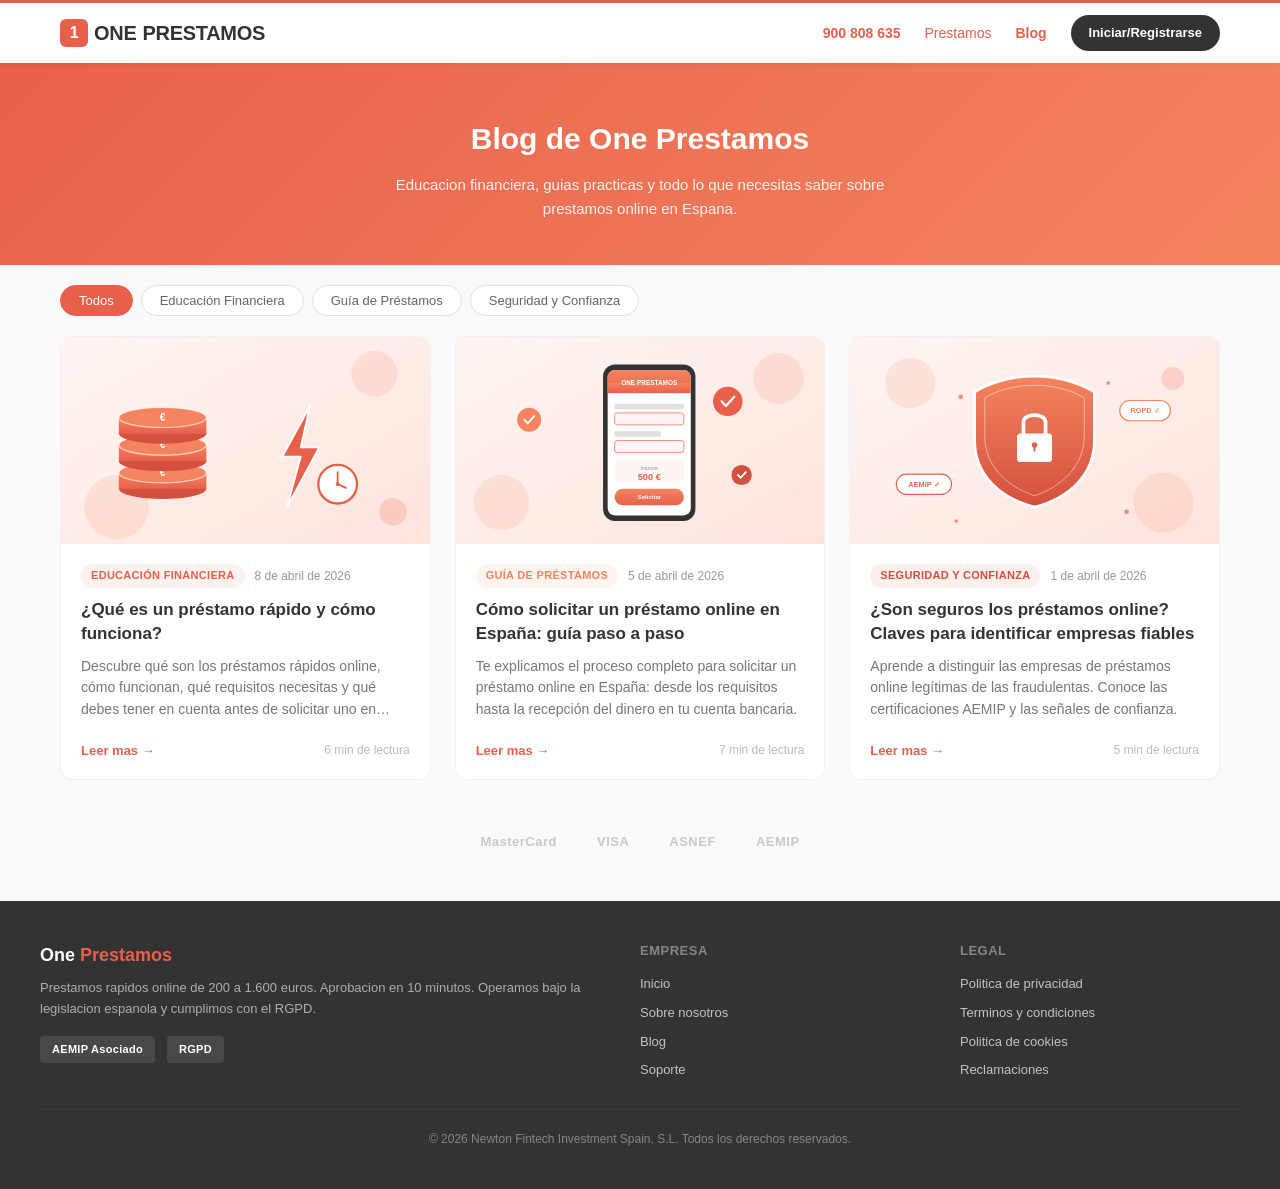
<file: blog/index.html>
<!DOCTYPE html>
<html lang="es">
<head>
  <meta charset="UTF-8">
  <meta name="viewport" content="width=device-width, initial-scale=1.0">
  <title>Blog de Finanzas Personales | One Prestamos</title>
  <meta name="description" content="Consejos de finanzas personales, guías sobre préstamos rápidos y educación financiera en España. Blog oficial de One Prestamos.">
  <meta name="keywords" content="blog finanzas, préstamos rápidos, educación financiera, créditos online España">
  <link rel="canonical" href="https://www.oneprestamos.com/blog/">
  <!-- Open Graph -->
  <meta property="og:title" content="Blog de Finanzas Personales | One Prestamos">
  <meta property="og:description" content="Consejos de finanzas personales, guías sobre préstamos y educación financiera en España.">
  <meta property="og:type" content="website">
  <meta property="og:url" content="https://www.oneprestamos.com/blog/">
  <!-- Schema.org -->
  <script type="application/ld+json">
  {
    "@context": "https://schema.org",
    "@type": "Blog",
    "name": "Blog One Prestamos",
    "description": "Blog de finanzas personales y guías sobre préstamos rápidos en España",
    "url": "https://www.oneprestamos.com/blog/",
    "publisher": {
      "@type": "Organization",
      "name": "One Prestamos",
      "url": "https://www.oneprestamos.com"
    }
  }
  </script>
  <style>
    /* ===== Reset & Base ===== */
    *, *::before, *::after { box-sizing: border-box; margin: 0; padding: 0; }
    body {
      font-family: -apple-system, BlinkMacSystemFont, 'Segoe UI', Roboto, 'Helvetica Neue', Arial, sans-serif;
      color: #333; background: #FAFAFA; line-height: 1.6;
    }
    a { text-decoration: none; color: inherit; }
    img { max-width: 100%; display: block; }

    /* ===== Navbar (matches oneprestamos.com) ===== */
    .navbar {
      background: #fff; border-top: 3px solid #E8604C;
      position: sticky; top: 0; z-index: 100;
      box-shadow: 0 1px 4px rgba(0,0,0,.06);
    }
    .navbar-inner {
      max-width: 1200px; margin: 0 auto; padding: 0 20px;
      display: flex; align-items: center; justify-content: space-between; height: 60px;
    }
    .navbar-logo {
      font-size: 20px; font-weight: 800; color: #333; letter-spacing: -.3px;
      display: flex; align-items: center; gap: 6px;
    }
    .navbar-logo .logo-icon {
      display: inline-flex; align-items: center; justify-content: center;
      width: 28px; height: 28px; background: #E8604C; color: #fff;
      border-radius: 6px; font-size: 16px; font-weight: 800;
    }
    .navbar-logo .one { color: #333; }
    .navbar-logo .prestamos { color: #333; font-weight: 800; text-transform: uppercase; }
    .navbar-links { display: flex; gap: 24px; align-items: center; }
    .navbar-links a {
      font-size: 14px; font-weight: 500; color: #E8604C; transition: opacity .2s;
    }
    .navbar-links a:hover { opacity: .7; }
    .navbar-links .btn-login {
      background: #333; color: #fff; padding: 8px 18px; border-radius: 20px;
      font-weight: 600; font-size: 13px; transition: background .2s;
    }
    .navbar-links .btn-login:hover { background: #555; }
    .navbar-phone {
      color: #E8604C; font-weight: 600; font-size: 14px;
    }

    /* ===== Hero ===== */
    .blog-hero {
      background: linear-gradient(135deg, #E8604C 0%, #F4845F 100%);
      color: #fff; padding: 52px 24px 44px; text-align: center;
    }
    .blog-hero h1 { font-size: 30px; font-weight: 700; margin-bottom: 10px; }
    .blog-hero p { font-size: 15px; opacity: .9; max-width: 560px; margin: 0 auto; }

    /* ===== Category Filter ===== */
    .category-bar {
      max-width: 1200px; margin: 0 auto; padding: 20px 20px 0;
      display: flex; gap: 8px; flex-wrap: wrap;
    }
    .cat-btn {
      padding: 7px 18px; border-radius: 20px; border: 1.5px solid #E0E0E0;
      background: #fff; font-size: 13px; font-weight: 500; color: #666;
      cursor: pointer; transition: all .2s; font-family: inherit;
    }
    .cat-btn:hover { border-color: #E8604C; color: #E8604C; }
    .cat-btn.active { background: #E8604C; color: #fff; border-color: #E8604C; }

    /* ===== Article Grid ===== */
    .articles-grid {
      max-width: 1200px; margin: 0 auto; padding: 20px;
      display: grid; grid-template-columns: repeat(3, 1fr); gap: 24px;
    }

    .article-card {
      background: #fff; border-radius: 12px; overflow: hidden;
      border: 1px solid #F0F0F0;
      transition: transform .2s, box-shadow .2s;
      display: flex; flex-direction: column;
    }
    .article-card:hover { transform: translateY(-3px); box-shadow: 0 8px 24px rgba(0,0,0,.08); }

    .card-image {
      width: 100%; aspect-ratio: 16/9; background: #FFF5F3;
      display: flex; align-items: center; justify-content: center;
      overflow: hidden; position: relative;
    }
    .card-image img { width: 100%; height: 100%; object-fit: cover; }
    .card-image .placeholder-icon {
      font-size: 56px; opacity: .15;
    }

    .card-body { padding: 20px; flex: 1; display: flex; flex-direction: column; }
    .card-meta {
      display: flex; align-items: center; gap: 10px; margin-bottom: 10px; font-size: 12px;
    }
    .card-category {
      padding: 3px 10px; border-radius: 12px; font-weight: 600; font-size: 11px;
      text-transform: uppercase; letter-spacing: .3px;
    }
    .card-date { color: #999; }

    .card-body h2 {
      font-size: 17px; font-weight: 700; color: #333; line-height: 1.4;
      margin-bottom: 10px;
    }
    .card-body p {
      font-size: 14px; color: #777; line-height: 1.55; flex: 1;
      display: -webkit-box; -webkit-line-clamp: 3; -webkit-box-orient: vertical; overflow: hidden;
    }
    .card-footer {
      padding: 0 20px 18px; display: flex; align-items: center; justify-content: space-between;
    }
    .read-more {
      font-size: 13px; font-weight: 600; color: #E8604C;
      display: flex; align-items: center; gap: 4px; transition: gap .2s;
    }
    .read-more:hover { gap: 8px; }
    .read-time { font-size: 12px; color: #BBB; }

    /* ===== Trust Bar ===== */
    .trust-bar {
      max-width: 1200px; margin: 32px auto 0; padding: 0 20px;
      display: flex; align-items: center; justify-content: center; gap: 40px;
      opacity: .5;
    }
    .trust-bar span { font-size: 13px; font-weight: 600; color: #999; letter-spacing: .5px; }

    /* ===== Footer ===== */
    .blog-footer {
      background: #333; color: #fff; padding: 40px 24px; margin-top: 48px;
    }
    .footer-inner {
      max-width: 1200px; margin: 0 auto;
      display: grid; grid-template-columns: 2fr 1fr 1fr; gap: 40px;
    }
    .footer-brand h3 { font-size: 18px; margin-bottom: 8px; font-weight: 700; }
    .footer-brand h3 .accent { color: #E8604C; }
    .footer-brand p { font-size: 13px; opacity: .6; line-height: 1.6; }
    .footer-col h4 { font-size: 13px; margin-bottom: 12px; opacity: .4; text-transform: uppercase; letter-spacing: .5px; }
    .footer-col a { display: block; font-size: 13px; opacity: .7; margin-bottom: 8px; transition: opacity .2s; }
    .footer-col a:hover { opacity: 1; color: #E8604C; }
    .footer-badges { display: flex; gap: 12px; margin-top: 16px; align-items: center; }
    .badge-aemip {
      background: rgba(255,255,255,.1); padding: 5px 12px; border-radius: 4px;
      font-size: 11px; font-weight: 600; letter-spacing: .3px;
    }
    .footer-bottom {
      max-width: 1200px; margin: 0 auto; padding-top: 20px; margin-top: 20px;
      border-top: 1px solid rgba(255,255,255,.1);
      font-size: 12px; opacity: .4; text-align: center;
    }

    /* ===== Empty state ===== */
    .no-articles {
      grid-column: 1 / -1; text-align: center; padding: 60px 20px; color: #999;
    }

    /* ===== Responsive ===== */
    @media (max-width: 900px) {
      .articles-grid { grid-template-columns: repeat(2, 1fr); gap: 16px; }
      .footer-inner { grid-template-columns: 1fr; gap: 24px; }
      .trust-bar { gap: 20px; flex-wrap: wrap; }
    }
    @media (max-width: 600px) {
      .articles-grid { grid-template-columns: 1fr; padding: 16px; }
      .blog-hero { padding: 36px 16px 32px; }
      .blog-hero h1 { font-size: 22px; }
      .blog-hero p { font-size: 14px; }
      .navbar-inner { padding: 0 12px; }
      .navbar-links { gap: 12px; }
      .navbar-links a.nav-link { display: none; }
      .navbar-phone { display: none; }
      .category-bar { padding: 16px 16px 0; gap: 6px; }
      .cat-btn { padding: 6px 14px; font-size: 12px; }
      .card-body h2 { font-size: 16px; }
      .trust-bar { display: none; }
    }

    /* Small phone */
    @media (max-width: 380px) {
      .navbar-logo { font-size: 17px; }
      .navbar-links .btn-login { padding: 6px 14px; font-size: 12px; }
    }
  </style>
</head>
<body>

  <!-- Navbar -->
  <nav class="navbar">
    <div class="navbar-inner">
      <a href="https://www.oneprestamos.com" class="navbar-logo">
        <span class="logo-icon">1</span>
        <span class="one">ONE </span><span class="prestamos">PRESTAMOS</span>
      </a>
      <div class="navbar-links">
        <span class="navbar-phone">900 808 635</span>
        <a href="https://www.oneprestamos.com" class="nav-link">Prestamos</a>
        <a href="index.html" class="nav-link" style="font-weight:700;">Blog</a>
        <a href="https://www.oneprestamos.com" class="btn-login">Iniciar/Registrarse</a>
      </div>
    </div>
  </nav>

  <!-- Hero -->
  <section class="blog-hero">
    <h1>Blog de One Prestamos</h1>
    <p>Educacion financiera, guias practicas y todo lo que necesitas saber sobre prestamos online en Espana.</p>
  </section>

  <!-- Category Filter -->
  <div class="category-bar" id="categoryBar"></div>

  <!-- Articles Grid -->
  <div class="articles-grid" id="articlesGrid">
    <!-- Populated by JS -->
  </div>

  <!-- Trust Bar -->
  <div class="trust-bar">
    <span>MasterCard</span>
    <span>VISA</span>
    <span>ASNEF</span>
    <span>AEMIP</span>
  </div>

  <!-- Footer -->
  <footer class="blog-footer">
    <div class="footer-inner">
      <div class="footer-brand">
        <h3>One <span class="accent">Prestamos</span></h3>
        <p>Prestamos rapidos online de 200 a 1.600 euros. Aprobacion en 10 minutos. Operamos bajo la legislacion espanola y cumplimos con el RGPD.</p>
        <div class="footer-badges">
          <span class="badge-aemip">AEMIP Asociado</span>
          <span class="badge-aemip">RGPD</span>
        </div>
      </div>
      <div class="footer-col">
        <h4>Empresa</h4>
        <a href="https://www.oneprestamos.com">Inicio</a>
        <a href="#">Sobre nosotros</a>
        <a href="index.html">Blog</a>
        <a href="#">Soporte</a>
      </div>
      <div class="footer-col">
        <h4>Legal</h4>
        <a href="#">Politica de privacidad</a>
        <a href="#">Terminos y condiciones</a>
        <a href="#">Politica de cookies</a>
        <a href="#">Reclamaciones</a>
      </div>
    </div>
    <div class="footer-bottom">
      &copy; 2026 Newton Fintech Investment Spain, S.L. Todos los derechos reservados.
    </div>
  </footer>

  <script src="articles.js"></script>
  <script>
    // Render category buttons
    const categoryBar = document.getElementById('categoryBar');
    Object.entries(CATEGORIES).forEach(([key, cat]) => {
      const btn = document.createElement('button');
      btn.className = 'cat-btn' + (key === 'all' ? ' active' : '');
      btn.textContent = cat.label;
      btn.dataset.category = key;
      btn.onclick = () => filterArticles(key);
      categoryBar.appendChild(btn);
    });

    // Render articles
    function renderArticles(articles) {
      const grid = document.getElementById('articlesGrid');
      if (articles.length === 0) {
        grid.innerHTML = '<div class="no-articles"><p>No hay articulos en esta categoria todavia.</p></div>';
        return;
      }
      grid.innerHTML = articles.map(a => {
        const cat = CATEGORIES[a.category] || { label: a.categoryLabel, color: '#666' };
        return `
        <a href="${a.url}" class="article-card">
          <div class="card-image">
            ${a.image ? `<img src="${a.image}" alt="${a.title}" loading="lazy">` : '<div class="placeholder-icon">&#128196;</div>'}
          </div>
          <div class="card-body">
            <div class="card-meta">
              <span class="card-category" style="background:${cat.color}15;color:${cat.color}">${cat.label}</span>
              <span class="card-date">${formatDateES(a.date)}</span>
            </div>
            <h2>${a.title}</h2>
            <p>${a.excerpt}</p>
          </div>
          <div class="card-footer">
            <span class="read-more">Leer mas &rarr;</span>
            <span class="read-time">${a.readTime} de lectura</span>
          </div>
        </a>`;
      }).join('');
    }

    function filterArticles(category) {
      document.querySelectorAll('.cat-btn').forEach(b => b.classList.toggle('active', b.dataset.category === category));
      const filtered = category === 'all' ? ARTICLES : ARTICLES.filter(a => a.category === category);
      renderArticles(filtered);
    }

    // Initial render
    renderArticles(ARTICLES);
  </script>
</body>
</html>
</file>
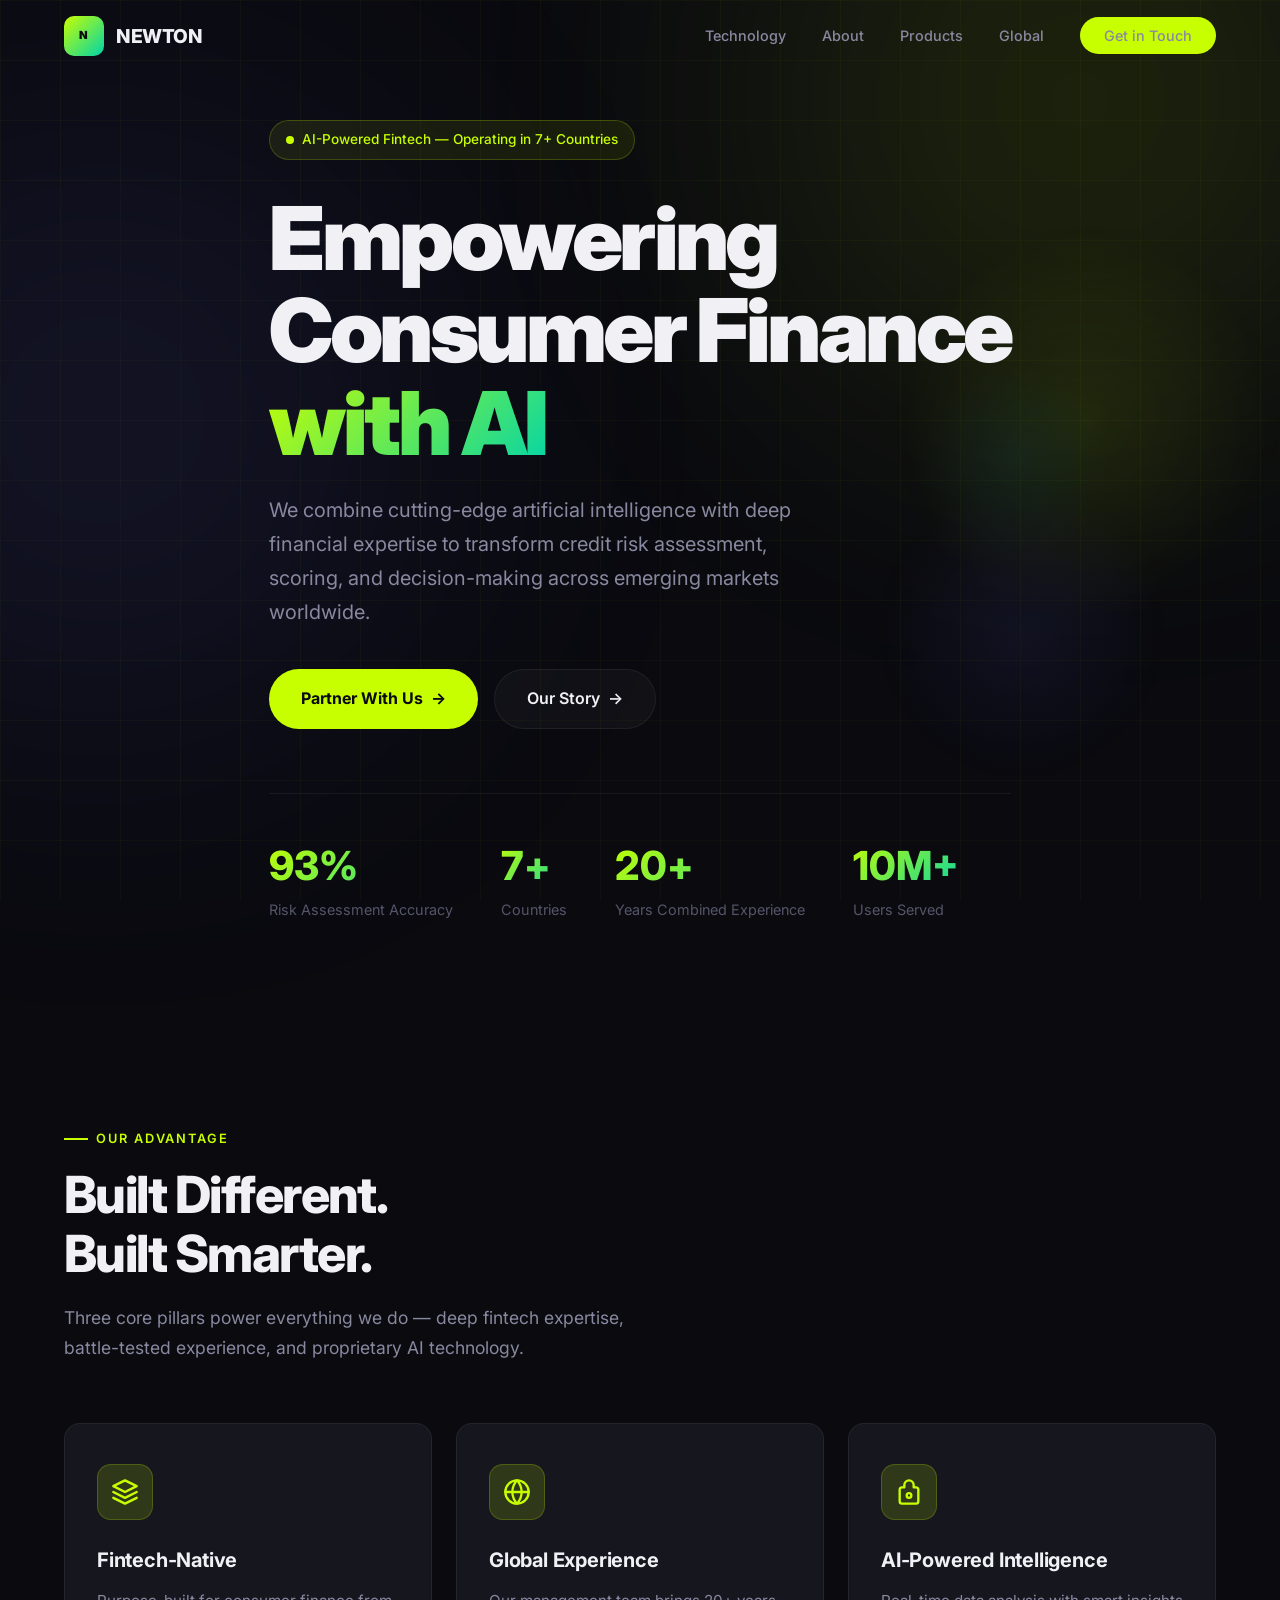
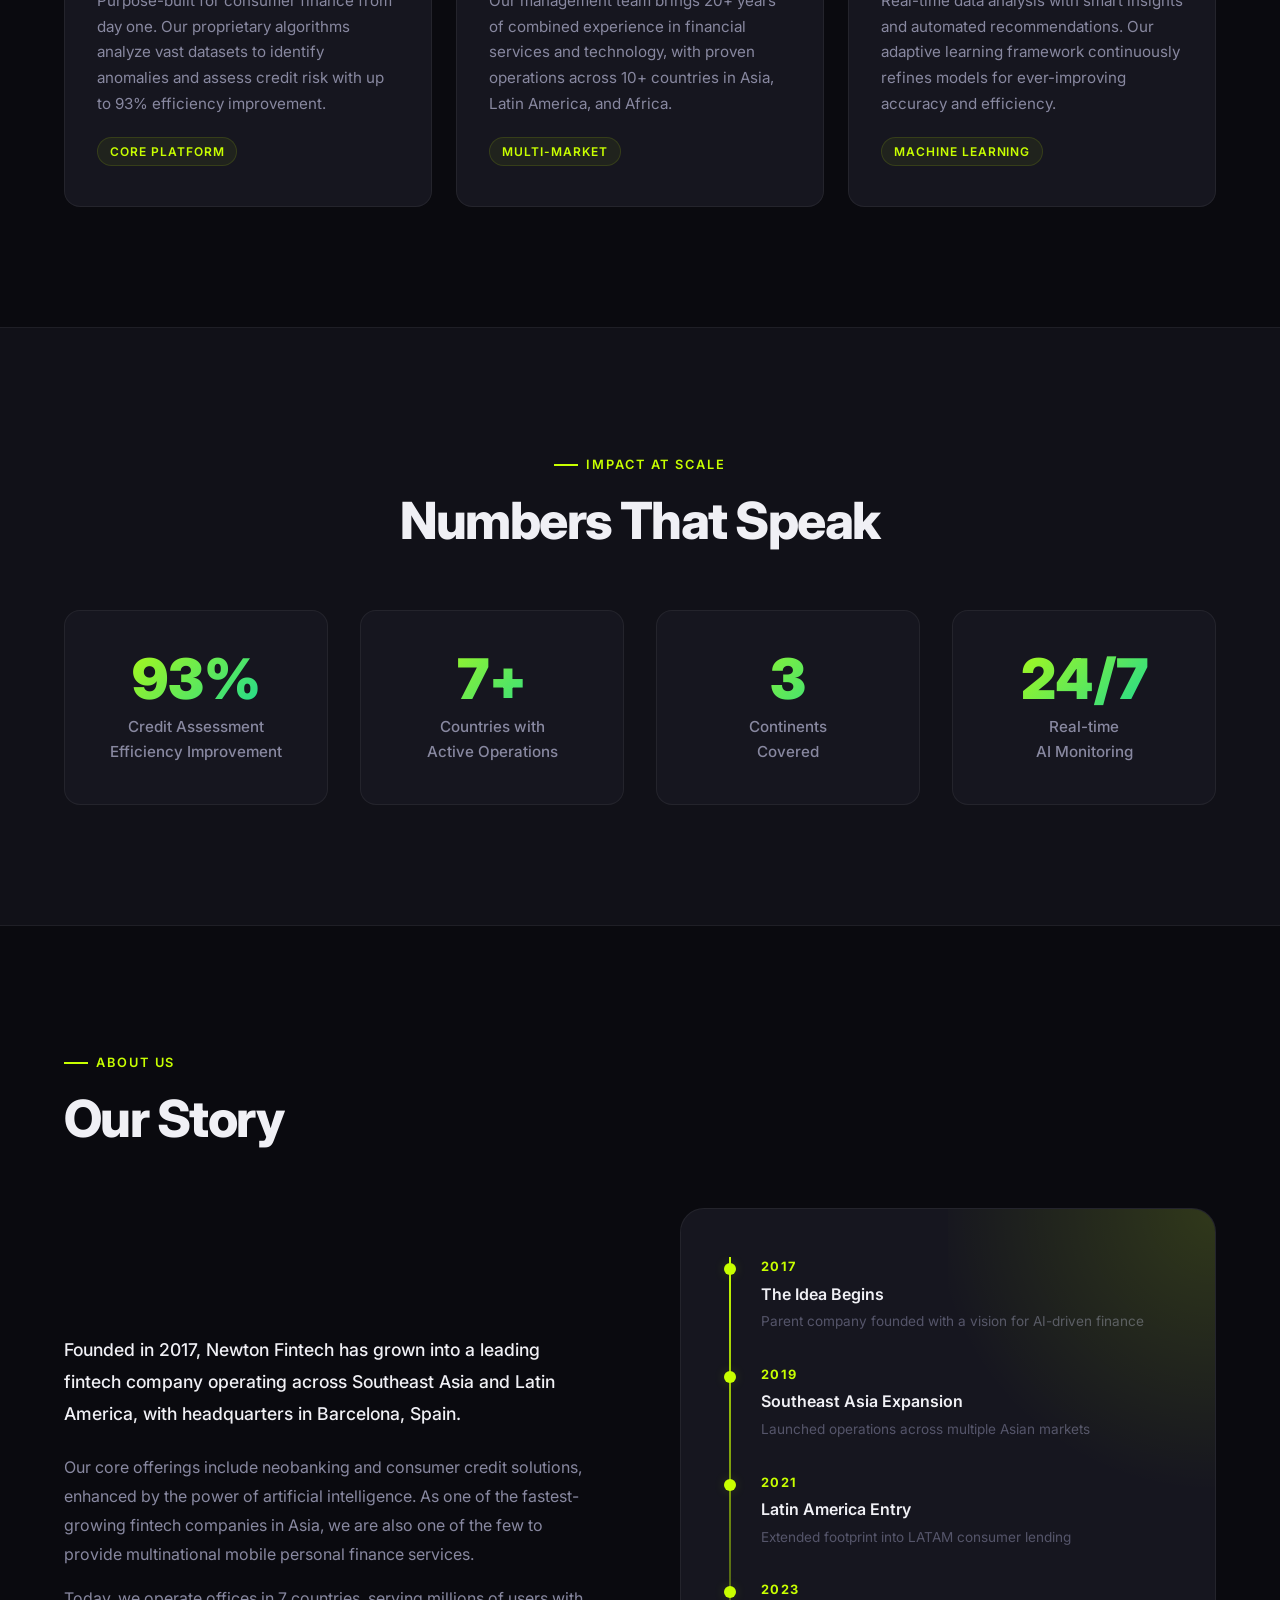
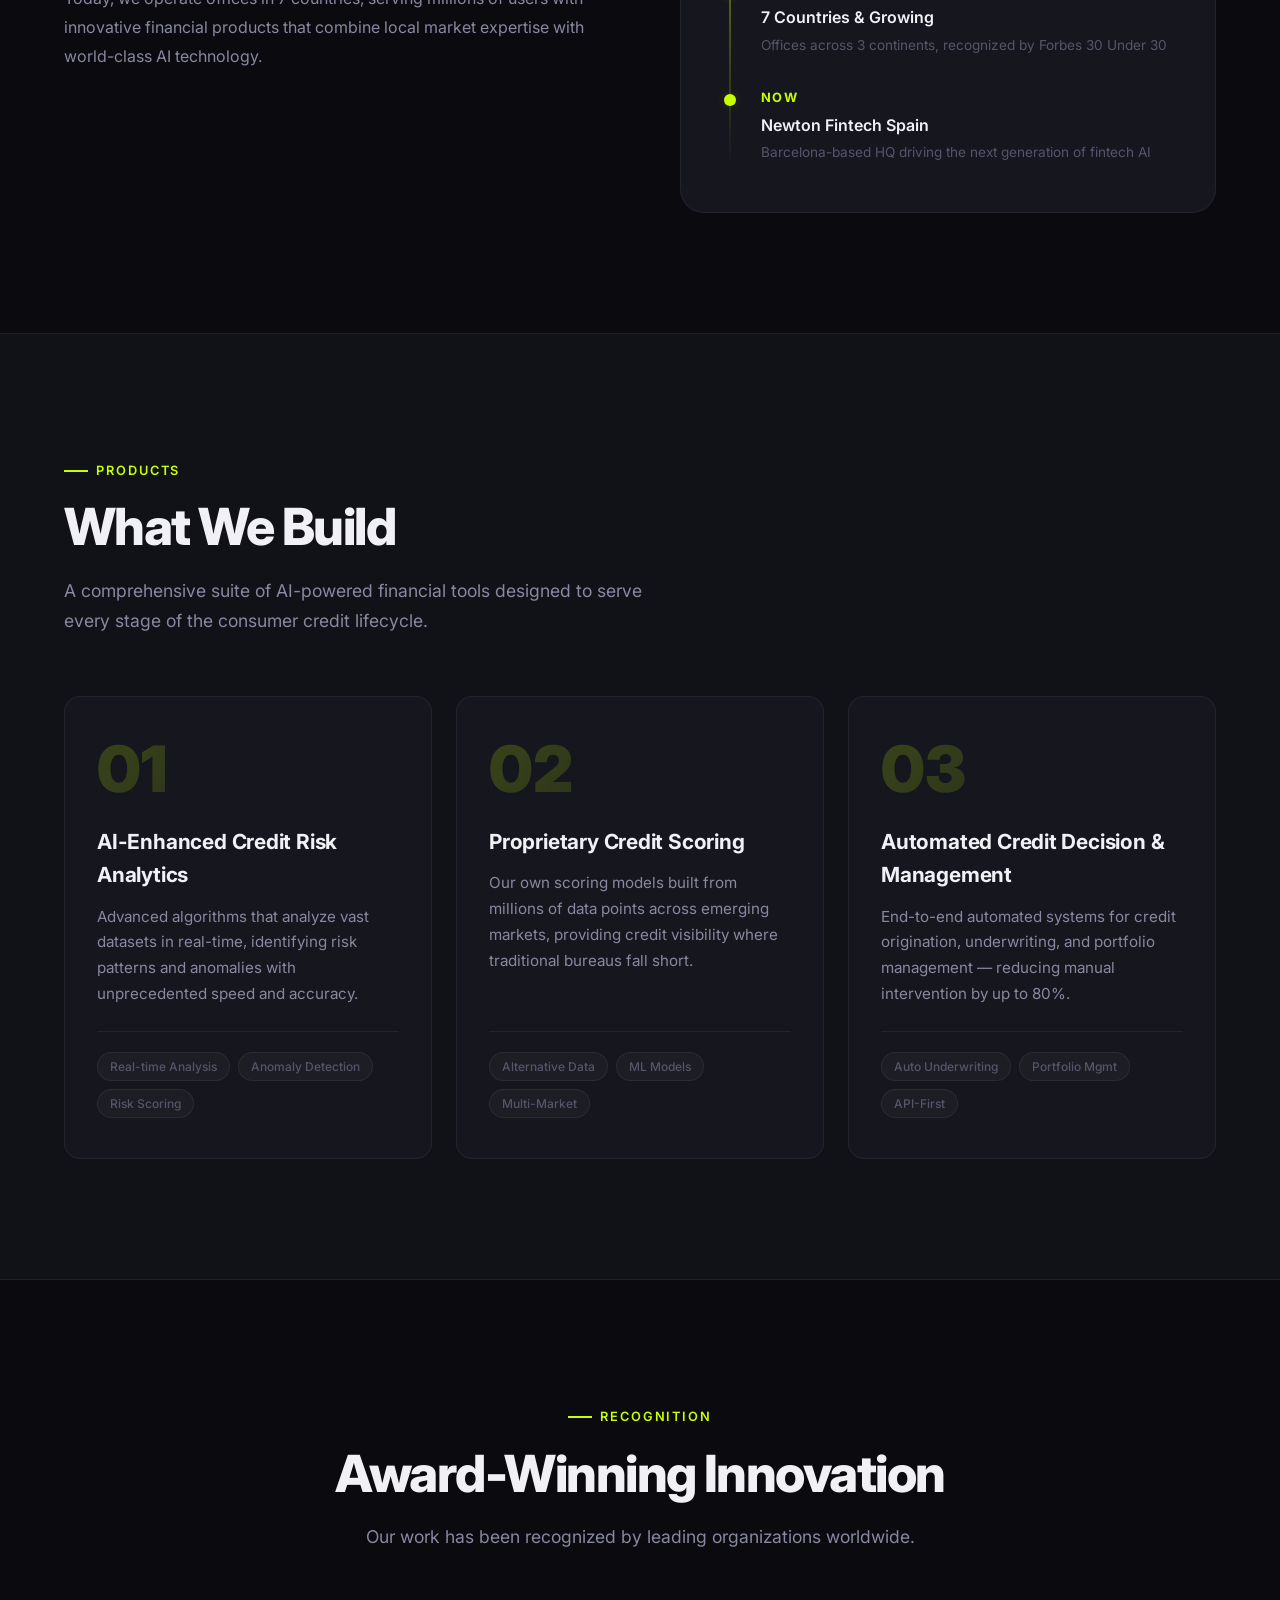
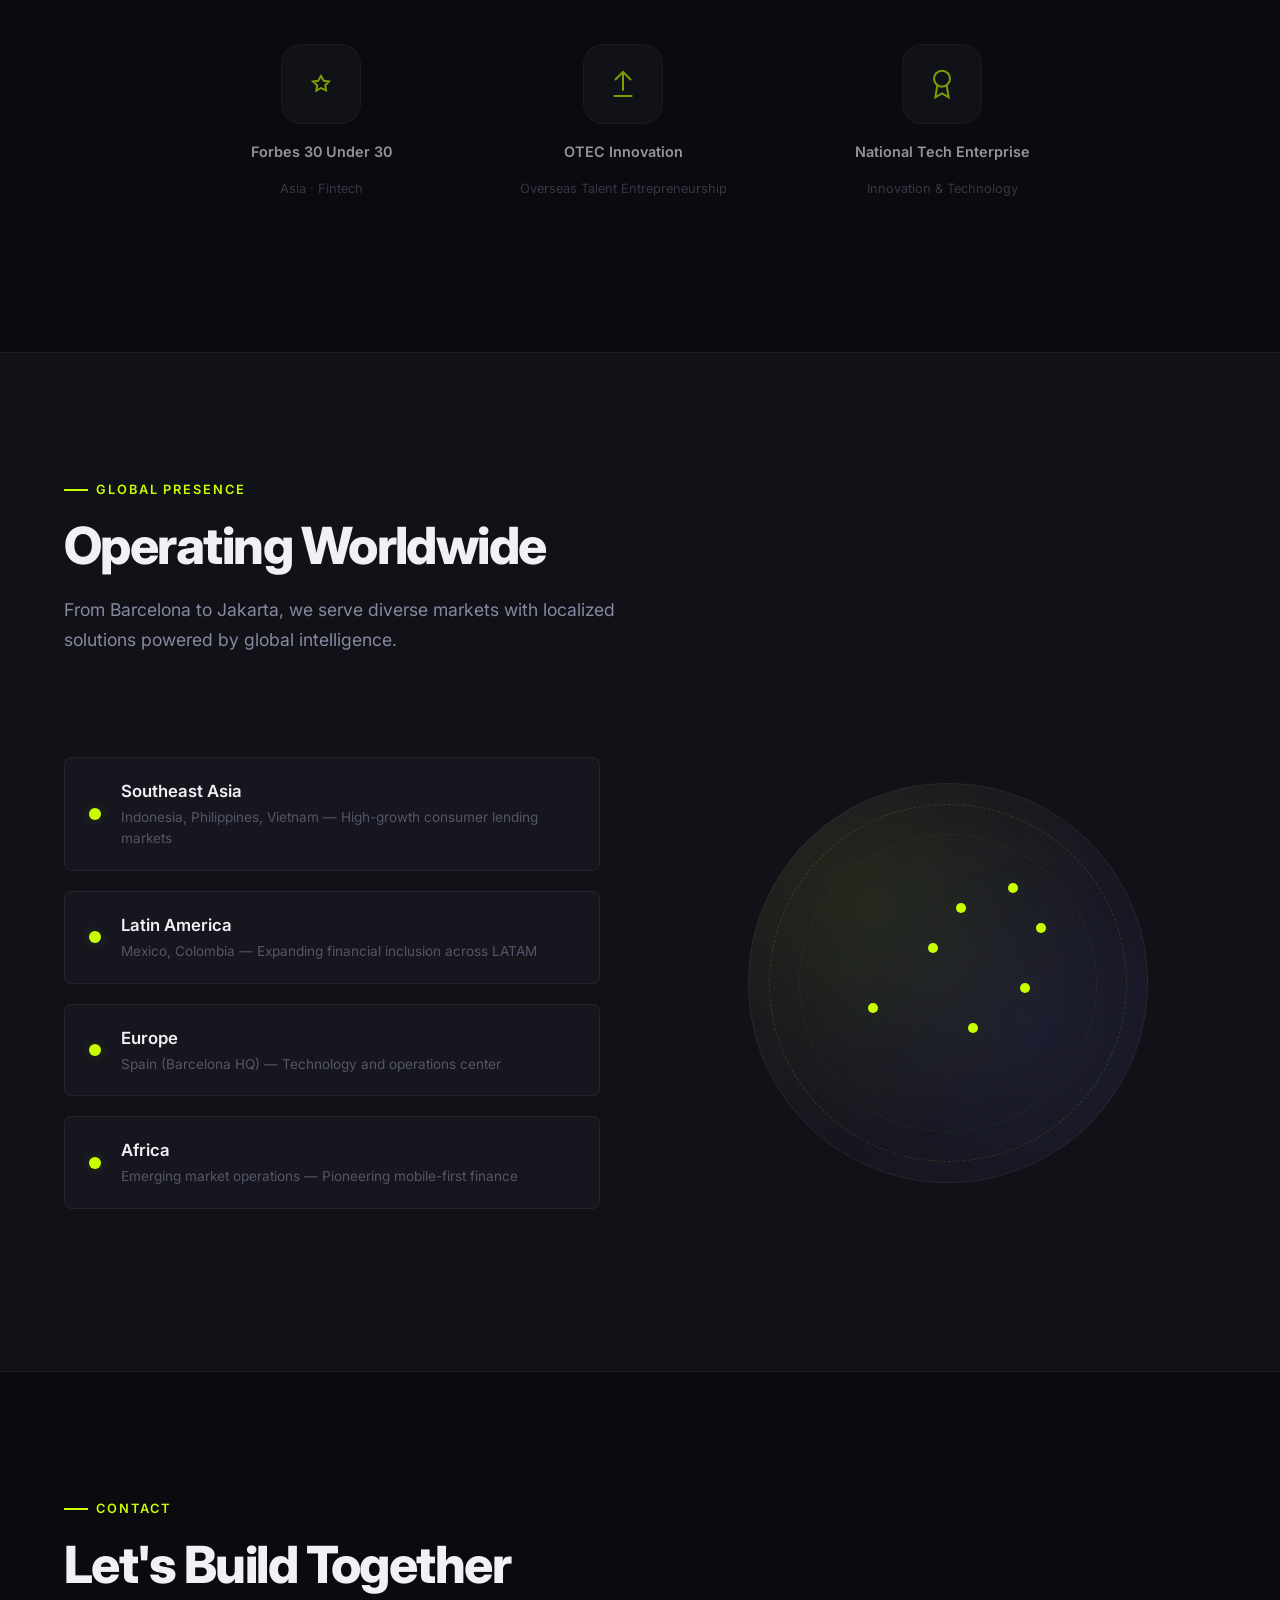
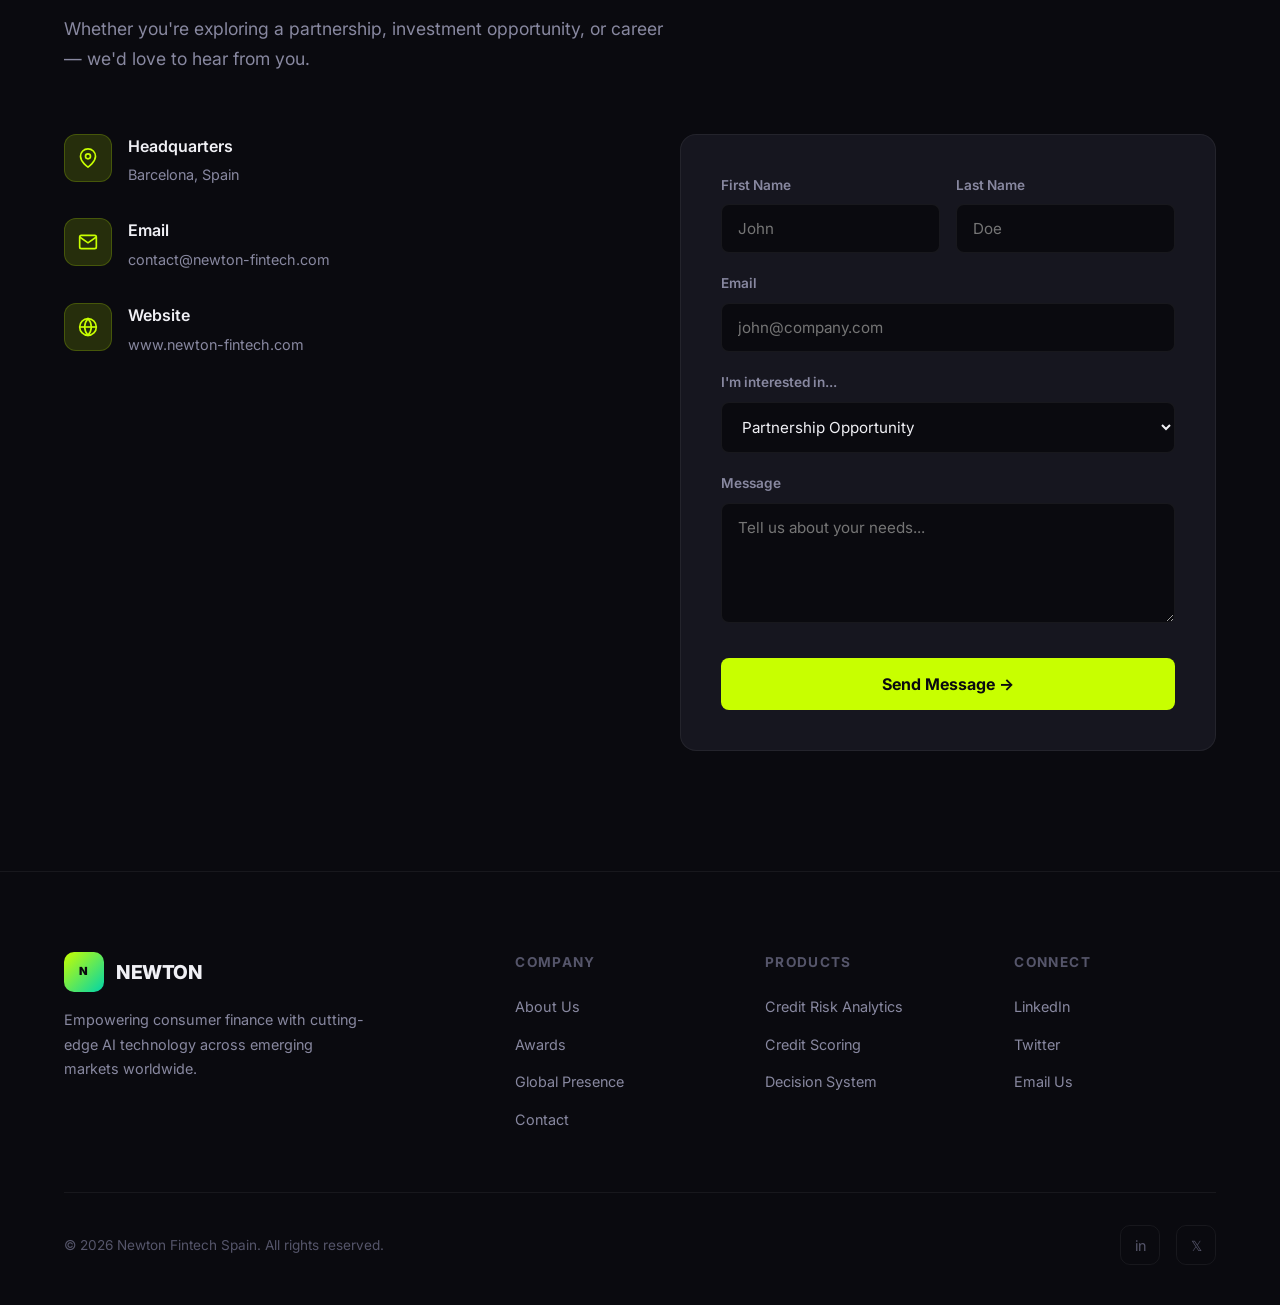
<file: newton-fintech-website.html>
<!DOCTYPE html>
<html lang="en">
<head>
<meta charset="UTF-8">
<meta name="viewport" content="width=device-width, initial-scale=1.0">
<title>Newton Fintech | AI-Powered Consumer Finance</title>
<meta name="description" content="Newton Fintech empowers consumer finance with cutting-edge AI technology across Asia, Latin America and beyond.">
<link rel="preconnect" href="https://fonts.googleapis.com">
<link href="https://fonts.googleapis.com/css2?family=Inter:wght@300;400;500;600;700;800;900&display=swap" rel="stylesheet">
<style>
/* ============================================
   CSS RESET & BASE
   ============================================ */
*, *::before, *::after { margin: 0; padding: 0; box-sizing: border-box; }

:root {
  --bg-primary: #0a0a0f;
  --bg-secondary: #111118;
  --bg-card: #16161f;
  --bg-card-hover: #1c1c28;
  --text-primary: #f0f0f5;
  --text-secondary: #8888a0;
  --text-muted: #55556a;
  --accent: #c8ff00;
  --accent-dim: #a0cc00;
  --accent-glow: rgba(200, 255, 0, 0.15);
  --gradient-1: linear-gradient(135deg, #c8ff00 0%, #00d4aa 100%);
  --gradient-2: linear-gradient(135deg, #6366f1 0%, #c8ff00 100%);
  --gradient-3: linear-gradient(135deg, #0ea5e9 0%, #c8ff00 50%, #f59e0b 100%);
  --border: rgba(255, 255, 255, 0.06);
  --border-accent: rgba(200, 255, 0, 0.2);
  --radius: 16px;
  --radius-sm: 8px;
  --radius-lg: 24px;
  --shadow: 0 4px 24px rgba(0,0,0,0.3);
  --transition: 0.3s cubic-bezier(0.4, 0, 0.2, 1);
}

html { scroll-behavior: smooth; }
body {
  font-family: 'Inter', -apple-system, BlinkMacSystemFont, sans-serif;
  background: var(--bg-primary);
  color: var(--text-primary);
  line-height: 1.6;
  overflow-x: hidden;
  -webkit-font-smoothing: antialiased;
}

a { text-decoration: none; color: inherit; }
img { max-width: 100%; display: block; }
button { cursor: pointer; border: none; background: none; font-family: inherit; }

.container {
  max-width: 1200px;
  margin: 0 auto;
  padding: 0 24px;
}

/* ============================================
   ANIMATED BACKGROUND GRID
   ============================================ */
.bg-grid {
  position: fixed;
  inset: 0;
  z-index: 0;
  background-image:
    linear-gradient(rgba(200, 255, 0, 0.03) 1px, transparent 1px),
    linear-gradient(90deg, rgba(200, 255, 0, 0.03) 1px, transparent 1px);
  background-size: 60px 60px;
  pointer-events: none;
}

.bg-glow {
  position: fixed;
  width: 600px;
  height: 600px;
  border-radius: 50%;
  filter: blur(150px);
  opacity: 0.12;
  pointer-events: none;
  z-index: 0;
}
.bg-glow-1 { top: -200px; right: -100px; background: #c8ff00; }
.bg-glow-2 { bottom: 20%; left: -200px; background: #6366f1; }

/* ============================================
   NAVIGATION
   ============================================ */
.nav {
  position: fixed;
  top: 0;
  left: 0;
  right: 0;
  z-index: 1000;
  padding: 16px 0;
  transition: var(--transition);
  backdrop-filter: blur(0px);
}
.nav.scrolled {
  background: rgba(10, 10, 15, 0.85);
  backdrop-filter: blur(20px);
  border-bottom: 1px solid var(--border);
}
.nav-inner {
  display: flex;
  align-items: center;
  justify-content: space-between;
  max-width: 1200px;
  margin: 0 auto;
  padding: 0 24px;
}
.nav-logo {
  display: flex;
  align-items: center;
  gap: 12px;
  font-weight: 800;
  font-size: 1.2rem;
  letter-spacing: -0.02em;
}
.nav-logo .logo-icon {
  width: 40px;
  height: 40px;
  background: var(--gradient-1);
  border-radius: 10px;
  display: flex;
  align-items: center;
  justify-content: center;
  font-weight: 900;
  font-size: 0.7rem;
  color: var(--bg-primary);
  letter-spacing: 0.05em;
}
.nav-links {
  display: flex;
  align-items: center;
  gap: 36px;
  list-style: none;
}
.nav-links a {
  font-size: 0.9rem;
  font-weight: 500;
  color: var(--text-secondary);
  transition: var(--transition);
  position: relative;
}
.nav-links a:hover { color: var(--text-primary); }
.nav-links a::after {
  content: '';
  position: absolute;
  bottom: -4px;
  left: 0;
  width: 0;
  height: 2px;
  background: var(--accent);
  transition: var(--transition);
}
.nav-links a:hover::after { width: 100%; }
.nav-cta {
  padding: 10px 24px;
  background: var(--accent);
  color: var(--bg-primary);
  font-weight: 600;
  font-size: 0.9rem;
  border-radius: 100px;
  transition: var(--transition);
}
.nav-cta:hover {
  background: #fff;
  transform: translateY(-1px);
  box-shadow: 0 4px 20px rgba(200, 255, 0, 0.3);
}
.nav-cta::after { display: none !important; }

/* Mobile menu */
.nav-toggle {
  display: none;
  flex-direction: column;
  gap: 5px;
  padding: 8px;
}
.nav-toggle span {
  display: block;
  width: 24px;
  height: 2px;
  background: var(--text-primary);
  transition: var(--transition);
}

/* ============================================
   HERO SECTION
   ============================================ */
.hero {
  position: relative;
  min-height: 100vh;
  display: flex;
  align-items: center;
  padding: 120px 0 80px;
  z-index: 1;
  overflow: hidden;
}
.hero-content {
  position: relative;
  z-index: 2;
}
.hero-badge {
  display: inline-flex;
  align-items: center;
  gap: 8px;
  padding: 8px 16px;
  background: rgba(200, 255, 0, 0.08);
  border: 1px solid var(--border-accent);
  border-radius: 100px;
  font-size: 0.85rem;
  font-weight: 500;
  color: var(--accent);
  margin-bottom: 32px;
  animation: fadeInUp 0.8s ease;
}
.hero-badge .pulse {
  width: 8px;
  height: 8px;
  background: var(--accent);
  border-radius: 50%;
  animation: pulse 2s ease-in-out infinite;
}
@keyframes pulse {
  0%, 100% { opacity: 1; transform: scale(1); }
  50% { opacity: 0.5; transform: scale(1.5); }
}

.hero h1 {
  font-size: clamp(3rem, 7vw, 5.5rem);
  font-weight: 900;
  line-height: 1.05;
  letter-spacing: -0.04em;
  margin-bottom: 24px;
  animation: fadeInUp 0.8s ease 0.1s both;
}
.hero h1 .gradient-text {
  background: var(--gradient-1);
  -webkit-background-clip: text;
  -webkit-text-fill-color: transparent;
  background-clip: text;
}
.hero p {
  font-size: 1.25rem;
  color: var(--text-secondary);
  max-width: 560px;
  line-height: 1.7;
  margin-bottom: 40px;
  animation: fadeInUp 0.8s ease 0.2s both;
}
.hero-actions {
  display: flex;
  gap: 16px;
  flex-wrap: wrap;
  animation: fadeInUp 0.8s ease 0.3s both;
}
.btn-primary {
  display: inline-flex;
  align-items: center;
  gap: 8px;
  padding: 16px 32px;
  background: var(--accent);
  color: var(--bg-primary);
  font-weight: 700;
  font-size: 1rem;
  border-radius: 100px;
  transition: var(--transition);
}
.btn-primary:hover {
  transform: translateY(-2px);
  box-shadow: 0 8px 30px rgba(200, 255, 0, 0.3);
}
.btn-secondary {
  display: inline-flex;
  align-items: center;
  gap: 8px;
  padding: 16px 32px;
  border: 1px solid var(--border);
  color: var(--text-primary);
  font-weight: 600;
  font-size: 1rem;
  border-radius: 100px;
  transition: var(--transition);
  background: rgba(255,255,255,0.03);
}
.btn-secondary:hover {
  border-color: var(--accent);
  background: var(--accent-glow);
  transform: translateY(-2px);
}
.btn-arrow {
  transition: transform 0.3s;
}
.btn-primary:hover .btn-arrow,
.btn-secondary:hover .btn-arrow {
  transform: translateX(4px);
}

/* Hero stats */
.hero-stats {
  display: flex;
  gap: 48px;
  margin-top: 64px;
  padding-top: 40px;
  border-top: 1px solid var(--border);
  animation: fadeInUp 0.8s ease 0.4s both;
}
.hero-stat h3 {
  font-size: 2.5rem;
  font-weight: 800;
  background: var(--gradient-1);
  -webkit-background-clip: text;
  -webkit-text-fill-color: transparent;
  background-clip: text;
}
.hero-stat p {
  font-size: 0.9rem;
  color: var(--text-muted);
  margin-bottom: 0;
  max-width: none;
}

/* Hero visual */
.hero-visual {
  position: absolute;
  right: -5%;
  top: 50%;
  transform: translateY(-50%);
  width: 45%;
  height: 70%;
  z-index: 1;
  opacity: 0.6;
}
.hero-orb {
  position: absolute;
  border-radius: 50%;
  animation: float 8s ease-in-out infinite;
}
.hero-orb-1 {
  width: 400px;
  height: 400px;
  background: radial-gradient(circle, rgba(200,255,0,0.15) 0%, transparent 70%);
  top: 10%;
  right: 10%;
}
.hero-orb-2 {
  width: 300px;
  height: 300px;
  background: radial-gradient(circle, rgba(99,102,241,0.15) 0%, transparent 70%);
  bottom: 10%;
  right: 30%;
  animation-delay: -3s;
}
.hero-orb-3 {
  width: 200px;
  height: 200px;
  background: radial-gradient(circle, rgba(14,165,233,0.1) 0%, transparent 70%);
  top: 30%;
  right: 40%;
  animation-delay: -5s;
}
@keyframes float {
  0%, 100% { transform: translate(0, 0); }
  33% { transform: translate(20px, -30px); }
  66% { transform: translate(-15px, 15px); }
}

/* ============================================
   SECTION COMMON STYLES
   ============================================ */
section {
  position: relative;
  z-index: 1;
  padding: 120px 0;
}
.section-label {
  display: inline-flex;
  align-items: center;
  gap: 8px;
  font-size: 0.8rem;
  font-weight: 600;
  text-transform: uppercase;
  letter-spacing: 0.15em;
  color: var(--accent);
  margin-bottom: 16px;
}
.section-label::before {
  content: '';
  width: 24px;
  height: 2px;
  background: var(--accent);
}
.section-title {
  font-size: clamp(2rem, 4vw, 3.2rem);
  font-weight: 800;
  letter-spacing: -0.03em;
  line-height: 1.15;
  margin-bottom: 20px;
}
.section-desc {
  font-size: 1.1rem;
  color: var(--text-secondary);
  max-width: 600px;
  line-height: 1.7;
}

/* ============================================
   TECHNOLOGY SECTION
   ============================================ */
.tech-grid {
  display: grid;
  grid-template-columns: repeat(3, 1fr);
  gap: 24px;
  margin-top: 60px;
}
.tech-card {
  background: var(--bg-card);
  border: 1px solid var(--border);
  border-radius: var(--radius);
  padding: 40px 32px;
  transition: var(--transition);
  position: relative;
  overflow: hidden;
}
.tech-card::before {
  content: '';
  position: absolute;
  top: 0;
  left: 0;
  right: 0;
  height: 2px;
  background: var(--gradient-1);
  opacity: 0;
  transition: var(--transition);
}
.tech-card:hover {
  border-color: var(--border-accent);
  background: var(--bg-card-hover);
  transform: translateY(-4px);
  box-shadow: 0 12px 40px rgba(0,0,0,0.3);
}
.tech-card:hover::before { opacity: 1; }

.tech-icon {
  width: 56px;
  height: 56px;
  border-radius: 14px;
  background: var(--accent-glow);
  border: 1px solid var(--border-accent);
  display: flex;
  align-items: center;
  justify-content: center;
  margin-bottom: 24px;
  font-size: 1.5rem;
}
.tech-card h3 {
  font-size: 1.25rem;
  font-weight: 700;
  margin-bottom: 12px;
  letter-spacing: -0.01em;
}
.tech-card p {
  font-size: 0.95rem;
  color: var(--text-secondary);
  line-height: 1.7;
}
.tech-card .tech-tag {
  display: inline-block;
  margin-top: 20px;
  padding: 4px 12px;
  background: rgba(200,255,0,0.06);
  border: 1px solid rgba(200,255,0,0.12);
  border-radius: 100px;
  font-size: 0.75rem;
  font-weight: 600;
  color: var(--accent);
  text-transform: uppercase;
  letter-spacing: 0.08em;
}

/* ============================================
   METRICS SECTION
   ============================================ */
.metrics {
  background: var(--bg-secondary);
  border-top: 1px solid var(--border);
  border-bottom: 1px solid var(--border);
}
.metrics-grid {
  display: grid;
  grid-template-columns: repeat(4, 1fr);
  gap: 32px;
  margin-top: 60px;
}
.metric-item {
  text-align: center;
  padding: 40px 20px;
  border-radius: var(--radius);
  background: var(--bg-card);
  border: 1px solid var(--border);
  transition: var(--transition);
}
.metric-item:hover {
  border-color: var(--border-accent);
  transform: translateY(-4px);
}
.metric-number {
  font-size: 3.5rem;
  font-weight: 900;
  background: var(--gradient-1);
  -webkit-background-clip: text;
  -webkit-text-fill-color: transparent;
  background-clip: text;
  line-height: 1;
  margin-bottom: 8px;
}
.metric-label {
  font-size: 0.95rem;
  color: var(--text-secondary);
  font-weight: 500;
}

/* ============================================
   ABOUT / STORY SECTION
   ============================================ */
.about-layout {
  display: grid;
  grid-template-columns: 1fr 1fr;
  gap: 80px;
  align-items: center;
  margin-top: 60px;
}
.about-text .about-highlight {
  font-size: 1.1rem;
  color: var(--text-primary);
  font-weight: 500;
  line-height: 1.8;
  margin-bottom: 24px;
}
.about-text p {
  font-size: 1rem;
  color: var(--text-secondary);
  line-height: 1.8;
  margin-bottom: 16px;
}
.about-visual {
  position: relative;
}
.about-visual-card {
  background: var(--bg-card);
  border: 1px solid var(--border);
  border-radius: var(--radius-lg);
  padding: 48px;
  position: relative;
  overflow: hidden;
}
.about-visual-card::after {
  content: '';
  position: absolute;
  top: -50%;
  right: -50%;
  width: 100%;
  height: 100%;
  background: radial-gradient(circle, var(--accent-glow) 0%, transparent 70%);
  pointer-events: none;
}
.timeline {
  position: relative;
  padding-left: 32px;
}
.timeline::before {
  content: '';
  position: absolute;
  left: 0;
  top: 0;
  bottom: 0;
  width: 2px;
  background: linear-gradient(180deg, var(--accent), transparent);
}
.timeline-item {
  position: relative;
  margin-bottom: 32px;
}
.timeline-item:last-child { margin-bottom: 0; }
.timeline-item::before {
  content: '';
  position: absolute;
  left: -37px;
  top: 6px;
  width: 12px;
  height: 12px;
  border-radius: 50%;
  background: var(--accent);
  box-shadow: 0 0 12px var(--accent-glow);
}
.timeline-year {
  font-size: 0.8rem;
  font-weight: 700;
  color: var(--accent);
  text-transform: uppercase;
  letter-spacing: 0.1em;
  margin-bottom: 4px;
}
.timeline-item h4 {
  font-size: 1rem;
  font-weight: 600;
  margin-bottom: 4px;
}
.timeline-item p {
  font-size: 0.85rem;
  color: var(--text-muted);
}

/* ============================================
   PRODUCTS SECTION
   ============================================ */
.products {
  background: var(--bg-secondary);
  border-top: 1px solid var(--border);
  border-bottom: 1px solid var(--border);
}
.products-grid {
  display: grid;
  grid-template-columns: repeat(3, 1fr);
  gap: 24px;
  margin-top: 60px;
}
.product-card {
  background: var(--bg-card);
  border: 1px solid var(--border);
  border-radius: var(--radius);
  padding: 40px 32px;
  transition: var(--transition);
  position: relative;
  display: flex;
  flex-direction: column;
}
.product-card:hover {
  border-color: var(--border-accent);
  transform: translateY(-4px);
  box-shadow: 0 12px 40px rgba(0,0,0,0.3);
}
.product-number {
  font-size: 4rem;
  font-weight: 900;
  line-height: 1;
  background: linear-gradient(135deg, rgba(200,255,0,0.2), rgba(200,255,0,0.05));
  -webkit-background-clip: text;
  -webkit-text-fill-color: transparent;
  background-clip: text;
  margin-bottom: 24px;
}
.product-card h3 {
  font-size: 1.3rem;
  font-weight: 700;
  margin-bottom: 12px;
  letter-spacing: -0.01em;
}
.product-card p {
  font-size: 0.95rem;
  color: var(--text-secondary);
  line-height: 1.7;
  flex-grow: 1;
}
.product-features {
  margin-top: 24px;
  padding-top: 20px;
  border-top: 1px solid var(--border);
  display: flex;
  flex-wrap: wrap;
  gap: 8px;
}
.product-feature {
  padding: 4px 12px;
  background: rgba(255,255,255,0.03);
  border: 1px solid var(--border);
  border-radius: 100px;
  font-size: 0.75rem;
  color: var(--text-muted);
  font-weight: 500;
}

/* ============================================
   AWARDS SECTION
   ============================================ */
.awards-row {
  display: flex;
  justify-content: center;
  align-items: center;
  gap: 64px;
  margin-top: 60px;
  flex-wrap: wrap;
}
.award-item {
  display: flex;
  flex-direction: column;
  align-items: center;
  gap: 16px;
  opacity: 0.6;
  transition: var(--transition);
  padding: 32px;
}
.award-item:hover { opacity: 1; }
.award-icon {
  width: 80px;
  height: 80px;
  border-radius: 20px;
  background: var(--bg-card);
  border: 1px solid var(--border);
  display: flex;
  align-items: center;
  justify-content: center;
  font-size: 2rem;
  transition: var(--transition);
}
.award-item:hover .award-icon {
  border-color: var(--border-accent);
  box-shadow: 0 0 30px var(--accent-glow);
}
.award-name {
  font-size: 0.9rem;
  font-weight: 600;
  text-align: center;
}
.award-detail {
  font-size: 0.8rem;
  color: var(--text-muted);
  text-align: center;
}

/* ============================================
   GLOBAL PRESENCE
   ============================================ */
.presence {
  background: var(--bg-secondary);
  border-top: 1px solid var(--border);
  border-bottom: 1px solid var(--border);
}
.presence-content {
  display: grid;
  grid-template-columns: 1fr 1fr;
  gap: 80px;
  align-items: center;
  margin-top: 60px;
}
.region-list {
  display: flex;
  flex-direction: column;
  gap: 20px;
}
.region-item {
  display: flex;
  align-items: center;
  gap: 20px;
  padding: 20px 24px;
  background: var(--bg-card);
  border: 1px solid var(--border);
  border-radius: var(--radius-sm);
  transition: var(--transition);
}
.region-item:hover {
  border-color: var(--border-accent);
  transform: translateX(8px);
}
.region-dot {
  width: 12px;
  height: 12px;
  border-radius: 50%;
  background: var(--accent);
  flex-shrink: 0;
  box-shadow: 0 0 12px var(--accent-glow);
}
.region-item h4 {
  font-size: 1.05rem;
  font-weight: 600;
  margin-bottom: 2px;
}
.region-item p {
  font-size: 0.85rem;
  color: var(--text-muted);
}
.presence-map {
  position: relative;
  aspect-ratio: 1;
  display: flex;
  align-items: center;
  justify-content: center;
}
.map-globe {
  width: 100%;
  max-width: 400px;
  aspect-ratio: 1;
  border-radius: 50%;
  background:
    radial-gradient(circle at 30% 30%, rgba(200,255,0,0.08), transparent 60%),
    radial-gradient(circle at 70% 60%, rgba(99,102,241,0.08), transparent 60%),
    var(--bg-card);
  border: 1px solid var(--border);
  position: relative;
  overflow: hidden;
}
.map-globe::before {
  content: '';
  position: absolute;
  inset: 20px;
  border-radius: 50%;
  border: 1px dashed rgba(200,255,0,0.15);
}
.map-globe::after {
  content: '';
  position: absolute;
  inset: 50px;
  border-radius: 50%;
  border: 1px dashed rgba(200,255,0,0.08);
}
.map-dot {
  position: absolute;
  width: 10px;
  height: 10px;
  background: var(--accent);
  border-radius: 50%;
  box-shadow: 0 0 20px var(--accent-glow);
  animation: pulse 3s ease-in-out infinite;
}
.map-dot:nth-child(1) { top: 25%; left: 65%; animation-delay: 0s; }
.map-dot:nth-child(2) { top: 35%; left: 72%; animation-delay: 0.5s; }
.map-dot:nth-child(3) { top: 55%; left: 30%; animation-delay: 1s; }
.map-dot:nth-child(4) { top: 40%; left: 45%; animation-delay: 1.5s; }
.map-dot:nth-child(5) { top: 60%; left: 55%; animation-delay: 2s; }
.map-dot:nth-child(6) { top: 30%; left: 52%; animation-delay: 2.5s; }
.map-dot:nth-child(7) { top: 50%; left: 68%; animation-delay: 0.8s; }

/* ============================================
   CONTACT SECTION
   ============================================ */
.contact-layout {
  display: grid;
  grid-template-columns: 1fr 1fr;
  gap: 80px;
  margin-top: 60px;
}
.contact-info { display: flex; flex-direction: column; gap: 32px; }
.contact-item {
  display: flex;
  gap: 16px;
  align-items: flex-start;
}
.contact-icon {
  width: 48px;
  height: 48px;
  border-radius: 12px;
  background: var(--accent-glow);
  border: 1px solid var(--border-accent);
  display: flex;
  align-items: center;
  justify-content: center;
  flex-shrink: 0;
  font-size: 1.2rem;
}
.contact-item h4 {
  font-size: 1rem;
  font-weight: 600;
  margin-bottom: 4px;
}
.contact-item p {
  font-size: 0.9rem;
  color: var(--text-secondary);
}

.contact-form {
  background: var(--bg-card);
  border: 1px solid var(--border);
  border-radius: var(--radius);
  padding: 40px;
}
.form-group {
  margin-bottom: 20px;
}
.form-group label {
  display: block;
  font-size: 0.85rem;
  font-weight: 600;
  color: var(--text-secondary);
  margin-bottom: 8px;
}
.form-group input,
.form-group textarea,
.form-group select {
  width: 100%;
  padding: 14px 16px;
  background: var(--bg-primary);
  border: 1px solid var(--border);
  border-radius: var(--radius-sm);
  color: var(--text-primary);
  font-family: inherit;
  font-size: 0.95rem;
  transition: var(--transition);
  outline: none;
}
.form-group input:focus,
.form-group textarea:focus,
.form-group select:focus {
  border-color: var(--accent);
  box-shadow: 0 0 0 3px var(--accent-glow);
}
.form-group textarea { resize: vertical; min-height: 120px; }
.form-row {
  display: grid;
  grid-template-columns: 1fr 1fr;
  gap: 16px;
}
.form-submit {
  width: 100%;
  padding: 16px;
  background: var(--accent);
  color: var(--bg-primary);
  font-weight: 700;
  font-size: 1rem;
  border-radius: var(--radius-sm);
  transition: var(--transition);
  margin-top: 8px;
}
.form-submit:hover {
  background: #fff;
  transform: translateY(-2px);
  box-shadow: 0 4px 20px rgba(200, 255, 0, 0.3);
}

/* ============================================
   FOOTER
   ============================================ */
.footer {
  position: relative;
  z-index: 1;
  padding: 80px 0 40px;
  border-top: 1px solid var(--border);
}
.footer-top {
  display: grid;
  grid-template-columns: 2fr 1fr 1fr 1fr;
  gap: 48px;
  padding-bottom: 48px;
  border-bottom: 1px solid var(--border);
}
.footer-brand p {
  font-size: 0.9rem;
  color: var(--text-secondary);
  line-height: 1.7;
  margin-top: 16px;
  max-width: 300px;
}
.footer-col h4 {
  font-size: 0.85rem;
  font-weight: 700;
  text-transform: uppercase;
  letter-spacing: 0.1em;
  color: var(--text-muted);
  margin-bottom: 20px;
}
.footer-col ul { list-style: none; }
.footer-col li { margin-bottom: 12px; }
.footer-col a {
  font-size: 0.9rem;
  color: var(--text-secondary);
  transition: var(--transition);
}
.footer-col a:hover { color: var(--accent); }
.footer-bottom {
  display: flex;
  justify-content: space-between;
  align-items: center;
  padding-top: 32px;
  font-size: 0.85rem;
  color: var(--text-muted);
}
.footer-social {
  display: flex;
  gap: 16px;
}
.footer-social a {
  width: 40px;
  height: 40px;
  border-radius: 10px;
  border: 1px solid var(--border);
  display: flex;
  align-items: center;
  justify-content: center;
  transition: var(--transition);
  font-size: 0.9rem;
}
.footer-social a:hover {
  border-color: var(--accent);
  background: var(--accent-glow);
  color: var(--accent);
}

/* ============================================
   ANIMATIONS
   ============================================ */
@keyframes fadeInUp {
  from { opacity: 0; transform: translateY(30px); }
  to { opacity: 1; transform: translateY(0); }
}

.fade-in {
  opacity: 0;
  transform: translateY(30px);
  transition: opacity 0.8s ease, transform 0.8s ease;
}
.fade-in.visible {
  opacity: 1;
  transform: translateY(0);
}

/* ============================================
   RESPONSIVE
   ============================================ */
@media (max-width: 1024px) {
  .tech-grid, .products-grid { grid-template-columns: repeat(2, 1fr); }
  .about-layout, .presence-content, .contact-layout { grid-template-columns: 1fr; gap: 48px; }
  .hero-visual { display: none; }
  .footer-top { grid-template-columns: 1fr 1fr; }
}

@media (max-width: 768px) {
  .nav-links { display: none; }
  .nav-toggle { display: flex; }
  .nav-links.active {
    display: flex;
    flex-direction: column;
    position: absolute;
    top: 100%;
    left: 0;
    right: 0;
    background: rgba(10,10,15,0.98);
    backdrop-filter: blur(20px);
    padding: 24px;
    border-bottom: 1px solid var(--border);
    gap: 20px;
  }
  .hero h1 { font-size: 2.5rem; }
  .hero-stats { flex-direction: column; gap: 24px; }
  .tech-grid, .products-grid, .metrics-grid { grid-template-columns: 1fr; }
  .form-row { grid-template-columns: 1fr; }
  .footer-top { grid-template-columns: 1fr; }
  .footer-bottom { flex-direction: column; gap: 16px; text-align: center; }
  .awards-row { gap: 32px; }
  section { padding: 80px 0; }
}

/* ============================================
   SCROLL COUNTER ANIMATION
   ============================================ */
.counter { display: inline-block; }
</style>
</head>
<body>

<!-- Background Effects -->
<div class="bg-grid"></div>
<div class="bg-glow bg-glow-1"></div>
<div class="bg-glow bg-glow-2"></div>

<!-- Navigation -->
<nav class="nav" id="nav">
  <div class="nav-inner">
    <a href="#" class="nav-logo">
      <div class="logo-icon">N</div>
      <span>NEWTON</span>
    </a>
    <ul class="nav-links" id="navLinks">
      <li><a href="#technology">Technology</a></li>
      <li><a href="#about">About</a></li>
      <li><a href="#products">Products</a></li>
      <li><a href="#presence">Global</a></li>
      <li><a href="#contact" class="nav-cta">Get in Touch</a></li>
    </ul>
    <button class="nav-toggle" id="navToggle" aria-label="Menu">
      <span></span><span></span><span></span>
    </button>
  </div>
</nav>

<!-- Hero -->
<section class="hero" id="home">
  <div class="hero-visual">
    <div class="hero-orb hero-orb-1"></div>
    <div class="hero-orb hero-orb-2"></div>
    <div class="hero-orb hero-orb-3"></div>
  </div>
  <div class="container hero-content">
    <div class="hero-badge">
      <span class="pulse"></span>
      AI-Powered Fintech — Operating in 7+ Countries
    </div>
    <h1>
      Empowering<br>
      Consumer Finance<br>
      <span class="gradient-text">with AI</span>
    </h1>
    <p>
      We combine cutting-edge artificial intelligence with deep financial expertise
      to transform credit risk assessment, scoring, and decision-making across
      emerging markets worldwide.
    </p>
    <div class="hero-actions">
      <a href="#contact" class="btn-primary">
        Partner With Us <span class="btn-arrow">&rarr;</span>
      </a>
      <a href="#about" class="btn-secondary">
        Our Story <span class="btn-arrow">&rarr;</span>
      </a>
    </div>
    <div class="hero-stats">
      <div class="hero-stat">
        <h3><span class="counter" data-target="93">0</span>%</h3>
        <p>Risk Assessment Accuracy</p>
      </div>
      <div class="hero-stat">
        <h3><span class="counter" data-target="7">0</span>+</h3>
        <p>Countries</p>
      </div>
      <div class="hero-stat">
        <h3><span class="counter" data-target="20">0</span>+</h3>
        <p>Years Combined Experience</p>
      </div>
      <div class="hero-stat">
        <h3><span class="counter" data-target="10">0</span>M+</h3>
        <p>Users Served</p>
      </div>
    </div>
  </div>
</section>

<!-- Technology / Advantages -->
<section id="technology">
  <div class="container">
    <div class="fade-in">
      <span class="section-label">Our Advantage</span>
      <h2 class="section-title">Built Different.<br>Built Smarter.</h2>
      <p class="section-desc">
        Three core pillars power everything we do — deep fintech expertise,
        battle-tested experience, and proprietary AI technology.
      </p>
    </div>
    <div class="tech-grid">
      <div class="tech-card fade-in">
        <div class="tech-icon">
          <svg width="28" height="28" viewBox="0 0 24 24" fill="none" stroke="currentColor" stroke-width="2" stroke-linecap="round" stroke-linejoin="round" style="color: var(--accent)"><path d="M12 2L2 7l10 5 10-5-10-5z"/><path d="M2 17l10 5 10-5"/><path d="M2 12l10 5 10-5"/></svg>
        </div>
        <h3>Fintech-Native</h3>
        <p>Purpose-built for consumer finance from day one. Our proprietary algorithms analyze vast datasets to identify anomalies and assess credit risk with up to 93% efficiency improvement.</p>
        <span class="tech-tag">Core Platform</span>
      </div>
      <div class="tech-card fade-in">
        <div class="tech-icon">
          <svg width="28" height="28" viewBox="0 0 24 24" fill="none" stroke="currentColor" stroke-width="2" stroke-linecap="round" stroke-linejoin="round" style="color: var(--accent)"><circle cx="12" cy="12" r="10"/><path d="M2 12h20"/><path d="M12 2a15.3 15.3 0 0 1 4 10 15.3 15.3 0 0 1-4 10 15.3 15.3 0 0 1-4-10 15.3 15.3 0 0 1 4-10z"/></svg>
        </div>
        <h3>Global Experience</h3>
        <p>Our management team brings 20+ years of combined experience in financial services and technology, with proven operations across 10+ countries in Asia, Latin America, and Africa.</p>
        <span class="tech-tag">Multi-Market</span>
      </div>
      <div class="tech-card fade-in">
        <div class="tech-icon">
          <svg width="28" height="28" viewBox="0 0 24 24" fill="none" stroke="currentColor" stroke-width="2" stroke-linecap="round" stroke-linejoin="round" style="color: var(--accent)"><path d="M12 2a4 4 0 0 0-4 4v2H6a2 2 0 0 0-2 2v10a2 2 0 0 0 2 2h12a2 2 0 0 0 2-2V10a2 2 0 0 0-2-2h-2V6a4 4 0 0 0-4-4z"/><circle cx="12" cy="15" r="2"/></svg>
        </div>
        <h3>AI-Powered Intelligence</h3>
        <p>Real-time data analysis with smart insights and automated recommendations. Our adaptive learning framework continuously refines models for ever-improving accuracy and efficiency.</p>
        <span class="tech-tag">Machine Learning</span>
      </div>
    </div>
  </div>
</section>

<!-- Metrics -->
<section class="metrics" id="metrics">
  <div class="container">
    <div class="fade-in" style="text-align: center;">
      <span class="section-label" style="justify-content: center;">Impact at Scale</span>
      <h2 class="section-title" style="margin-left: auto; margin-right: auto;">Numbers That Speak</h2>
    </div>
    <div class="metrics-grid">
      <div class="metric-item fade-in">
        <div class="metric-number"><span class="counter" data-target="93">0</span>%</div>
        <div class="metric-label">Credit Assessment<br>Efficiency Improvement</div>
      </div>
      <div class="metric-item fade-in">
        <div class="metric-number"><span class="counter" data-target="7">0</span>+</div>
        <div class="metric-label">Countries with<br>Active Operations</div>
      </div>
      <div class="metric-item fade-in">
        <div class="metric-number"><span class="counter" data-target="3">0</span></div>
        <div class="metric-label">Continents<br>Covered</div>
      </div>
      <div class="metric-item fade-in">
        <div class="metric-number">24/7</div>
        <div class="metric-label">Real-time<br>AI Monitoring</div>
      </div>
    </div>
  </div>
</section>

<!-- About -->
<section id="about">
  <div class="container">
    <div class="fade-in">
      <span class="section-label">About Us</span>
      <h2 class="section-title">Our Story</h2>
    </div>
    <div class="about-layout">
      <div class="about-text fade-in">
        <p class="about-highlight">
          Founded in 2017, Newton Fintech has grown into a leading fintech company
          operating across Southeast Asia and Latin America, with headquarters in Barcelona, Spain.
        </p>
        <p>
          Our core offerings include neobanking and consumer credit solutions,
          enhanced by the power of artificial intelligence. As one of the
          fastest-growing fintech companies in Asia, we are also one of the few
          to provide multinational mobile personal finance services.
        </p>
        <p>
          Today, we operate offices in 7 countries, serving millions of users with
          innovative financial products that combine local market expertise with
          world-class AI technology.
        </p>
      </div>
      <div class="about-visual fade-in">
        <div class="about-visual-card">
          <div class="timeline">
            <div class="timeline-item">
              <div class="timeline-year">2017</div>
              <h4>The Idea Begins</h4>
              <p>Parent company founded with a vision for AI-driven finance</p>
            </div>
            <div class="timeline-item">
              <div class="timeline-year">2019</div>
              <h4>Southeast Asia Expansion</h4>
              <p>Launched operations across multiple Asian markets</p>
            </div>
            <div class="timeline-item">
              <div class="timeline-year">2021</div>
              <h4>Latin America Entry</h4>
              <p>Extended footprint into LATAM consumer lending</p>
            </div>
            <div class="timeline-item">
              <div class="timeline-year">2023</div>
              <h4>7 Countries & Growing</h4>
              <p>Offices across 3 continents, recognized by Forbes 30 Under 30</p>
            </div>
            <div class="timeline-item">
              <div class="timeline-year">Now</div>
              <h4>Newton Fintech Spain</h4>
              <p>Barcelona-based HQ driving the next generation of fintech AI</p>
            </div>
          </div>
        </div>
      </div>
    </div>
  </div>
</section>

<!-- Products -->
<section class="products" id="products">
  <div class="container">
    <div class="fade-in">
      <span class="section-label">Products</span>
      <h2 class="section-title">What We Build</h2>
      <p class="section-desc">
        A comprehensive suite of AI-powered financial tools
        designed to serve every stage of the consumer credit lifecycle.
      </p>
    </div>
    <div class="products-grid">
      <div class="product-card fade-in">
        <div class="product-number">01</div>
        <h3>AI-Enhanced Credit Risk Analytics</h3>
        <p>Advanced algorithms that analyze vast datasets in real-time, identifying risk patterns and anomalies with unprecedented speed and accuracy.</p>
        <div class="product-features">
          <span class="product-feature">Real-time Analysis</span>
          <span class="product-feature">Anomaly Detection</span>
          <span class="product-feature">Risk Scoring</span>
        </div>
      </div>
      <div class="product-card fade-in">
        <div class="product-number">02</div>
        <h3>Proprietary Credit Scoring</h3>
        <p>Our own scoring models built from millions of data points across emerging markets, providing credit visibility where traditional bureaus fall short.</p>
        <div class="product-features">
          <span class="product-feature">Alternative Data</span>
          <span class="product-feature">ML Models</span>
          <span class="product-feature">Multi-Market</span>
        </div>
      </div>
      <div class="product-card fade-in">
        <div class="product-number">03</div>
        <h3>Automated Credit Decision & Management</h3>
        <p>End-to-end automated systems for credit origination, underwriting, and portfolio management — reducing manual intervention by up to 80%.</p>
        <div class="product-features">
          <span class="product-feature">Auto Underwriting</span>
          <span class="product-feature">Portfolio Mgmt</span>
          <span class="product-feature">API-First</span>
        </div>
      </div>
    </div>
  </div>
</section>

<!-- Awards -->
<section id="awards">
  <div class="container">
    <div class="fade-in" style="text-align: center;">
      <span class="section-label" style="justify-content: center;">Recognition</span>
      <h2 class="section-title" style="margin-left: auto; margin-right: auto;">Award-Winning Innovation</h2>
      <p class="section-desc" style="margin-left: auto; margin-right: auto; text-align: center;">
        Our work has been recognized by leading organizations worldwide.
      </p>
    </div>
    <div class="awards-row fade-in">
      <div class="award-item">
        <div class="award-icon">
          <svg width="32" height="32" viewBox="0 0 24 24" fill="none" stroke="var(--accent)" stroke-width="1.5"><path d="M12 15l-3.5 2 .67-3.89L6 10.11l3.92-.57L12 6l2.08 3.54 3.92.57-2.83 2.76.67 3.89z"/></svg>
        </div>
        <div class="award-name">Forbes 30 Under 30</div>
        <div class="award-detail">Asia &middot; Fintech</div>
      </div>
      <div class="award-item">
        <div class="award-icon">
          <svg width="32" height="32" viewBox="0 0 24 24" fill="none" stroke="var(--accent)" stroke-width="1.5"><path d="M6 9l6-6 6 6"/><path d="M12 3v14"/><path d="M5 21h14"/></svg>
        </div>
        <div class="award-name">OTEC Innovation</div>
        <div class="award-detail">Overseas Talent Entrepreneurship</div>
      </div>
      <div class="award-item">
        <div class="award-icon">
          <svg width="32" height="32" viewBox="0 0 24 24" fill="none" stroke="var(--accent)" stroke-width="1.5"><circle cx="12" cy="8" r="6"/><path d="M15.477 12.89L17 22l-5-3-5 3 1.523-9.11"/></svg>
        </div>
        <div class="award-name">National Tech Enterprise</div>
        <div class="award-detail">Innovation & Technology</div>
      </div>
    </div>
  </div>
</section>

<!-- Global Presence -->
<section class="presence" id="presence">
  <div class="container">
    <div class="fade-in">
      <span class="section-label">Global Presence</span>
      <h2 class="section-title">Operating Worldwide</h2>
      <p class="section-desc">
        From Barcelona to Jakarta, we serve diverse markets with
        localized solutions powered by global intelligence.
      </p>
    </div>
    <div class="presence-content">
      <div class="region-list fade-in">
        <div class="region-item">
          <div class="region-dot"></div>
          <div>
            <h4>Southeast Asia</h4>
            <p>Indonesia, Philippines, Vietnam &mdash; High-growth consumer lending markets</p>
          </div>
        </div>
        <div class="region-item">
          <div class="region-dot"></div>
          <div>
            <h4>Latin America</h4>
            <p>Mexico, Colombia &mdash; Expanding financial inclusion across LATAM</p>
          </div>
        </div>
        <div class="region-item">
          <div class="region-dot"></div>
          <div>
            <h4>Europe</h4>
            <p>Spain (Barcelona HQ) &mdash; Technology and operations center</p>
          </div>
        </div>
        <div class="region-item">
          <div class="region-dot"></div>
          <div>
            <h4>Africa</h4>
            <p>Emerging market operations &mdash; Pioneering mobile-first finance</p>
          </div>
        </div>
      </div>
      <div class="presence-map fade-in">
        <div class="map-globe">
          <div class="map-dot"></div>
          <div class="map-dot"></div>
          <div class="map-dot"></div>
          <div class="map-dot"></div>
          <div class="map-dot"></div>
          <div class="map-dot"></div>
          <div class="map-dot"></div>
        </div>
      </div>
    </div>
  </div>
</section>

<!-- Contact -->
<section id="contact">
  <div class="container">
    <div class="fade-in">
      <span class="section-label">Contact</span>
      <h2 class="section-title">Let's Build Together</h2>
      <p class="section-desc">
        Whether you're exploring a partnership, investment opportunity,
        or career — we'd love to hear from you.
      </p>
    </div>
    <div class="contact-layout">
      <div class="contact-info fade-in">
        <div class="contact-item">
          <div class="contact-icon">
            <svg width="20" height="20" viewBox="0 0 24 24" fill="none" stroke="var(--accent)" stroke-width="2"><path d="M21 10c0 7-9 13-9 13s-9-6-9-13a9 9 0 0 1 18 0z"/><circle cx="12" cy="10" r="3"/></svg>
          </div>
          <div>
            <h4>Headquarters</h4>
            <p>Barcelona, Spain</p>
          </div>
        </div>
        <div class="contact-item">
          <div class="contact-icon">
            <svg width="20" height="20" viewBox="0 0 24 24" fill="none" stroke="var(--accent)" stroke-width="2"><path d="M4 4h16c1.1 0 2 .9 2 2v12c0 1.1-.9 2-2 2H4c-1.1 0-2-.9-2-2V6c0-1.1.9-2 2-2z"/><polyline points="22,6 12,13 2,6"/></svg>
          </div>
          <div>
            <h4>Email</h4>
            <p>contact@newton-fintech.com</p>
          </div>
        </div>
        <div class="contact-item">
          <div class="contact-icon">
            <svg width="20" height="20" viewBox="0 0 24 24" fill="none" stroke="var(--accent)" stroke-width="2"><circle cx="12" cy="12" r="10"/><path d="M2 12h20"/><path d="M12 2a15.3 15.3 0 0 1 4 10 15.3 15.3 0 0 1-4 10 15.3 15.3 0 0 1-4-10 15.3 15.3 0 0 1 4-10z"/></svg>
          </div>
          <div>
            <h4>Website</h4>
            <p>www.newton-fintech.com</p>
          </div>
        </div>
      </div>
      <form class="contact-form fade-in" onsubmit="handleSubmit(event)">
        <div class="form-row">
          <div class="form-group">
            <label>First Name</label>
            <input type="text" placeholder="John" required>
          </div>
          <div class="form-group">
            <label>Last Name</label>
            <input type="text" placeholder="Doe" required>
          </div>
        </div>
        <div class="form-group">
          <label>Email</label>
          <input type="email" placeholder="john@company.com" required>
        </div>
        <div class="form-group">
          <label>I'm interested in...</label>
          <select>
            <option>Partnership Opportunity</option>
            <option>Investment Inquiry</option>
            <option>Career Opportunities</option>
            <option>Product Demo</option>
            <option>Other</option>
          </select>
        </div>
        <div class="form-group">
          <label>Message</label>
          <textarea placeholder="Tell us about your needs..."></textarea>
        </div>
        <button type="submit" class="form-submit">Send Message &rarr;</button>
      </form>
    </div>
  </div>
</section>

<!-- Footer -->
<footer class="footer">
  <div class="container">
    <div class="footer-top">
      <div class="footer-brand">
        <a href="#" class="nav-logo">
          <div class="logo-icon">N</div>
          <span>NEWTON</span>
        </a>
        <p>Empowering consumer finance with cutting-edge AI technology across emerging markets worldwide.</p>
      </div>
      <div class="footer-col">
        <h4>Company</h4>
        <ul>
          <li><a href="#about">About Us</a></li>
          <li><a href="#awards">Awards</a></li>
          <li><a href="#presence">Global Presence</a></li>
          <li><a href="#contact">Contact</a></li>
        </ul>
      </div>
      <div class="footer-col">
        <h4>Products</h4>
        <ul>
          <li><a href="#products">Credit Risk Analytics</a></li>
          <li><a href="#products">Credit Scoring</a></li>
          <li><a href="#products">Decision System</a></li>
        </ul>
      </div>
      <div class="footer-col">
        <h4>Connect</h4>
        <ul>
          <li><a href="#">LinkedIn</a></li>
          <li><a href="#">Twitter</a></li>
          <li><a href="mailto:contact@newton-fintech.com">Email Us</a></li>
        </ul>
      </div>
    </div>
    <div class="footer-bottom">
      <span>&copy; 2026 Newton Fintech Spain. All rights reserved.</span>
      <div class="footer-social">
        <a href="#" aria-label="LinkedIn">in</a>
        <a href="#" aria-label="Twitter">𝕏</a>
      </div>
    </div>
  </div>
</footer>

<script>
// ============================================
// Navigation Scroll Effect
// ============================================
const nav = document.getElementById('nav');
window.addEventListener('scroll', () => {
  nav.classList.toggle('scrolled', window.scrollY > 50);
});

// Mobile menu toggle
const navToggle = document.getElementById('navToggle');
const navLinks = document.getElementById('navLinks');
navToggle.addEventListener('click', () => {
  navLinks.classList.toggle('active');
});
// Close mobile menu on link click
navLinks.querySelectorAll('a').forEach(link => {
  link.addEventListener('click', () => navLinks.classList.remove('active'));
});

// ============================================
// Scroll Animations (Intersection Observer)
// ============================================
const observer = new IntersectionObserver((entries) => {
  entries.forEach(entry => {
    if (entry.isIntersecting) {
      entry.target.classList.add('visible');
    }
  });
}, { threshold: 0.1, rootMargin: '0px 0px -50px 0px' });

document.querySelectorAll('.fade-in').forEach(el => observer.observe(el));

// ============================================
// Counter Animation
// ============================================
const counterObserver = new IntersectionObserver((entries) => {
  entries.forEach(entry => {
    if (entry.isIntersecting && !entry.target.dataset.counted) {
      entry.target.dataset.counted = 'true';
      const target = +entry.target.dataset.target;
      const duration = 2000;
      const start = performance.now();
      const animate = (now) => {
        const progress = Math.min((now - start) / duration, 1);
        const eased = 1 - Math.pow(1 - progress, 4);
        entry.target.textContent = Math.round(target * eased);
        if (progress < 1) requestAnimationFrame(animate);
      };
      requestAnimationFrame(animate);
    }
  });
}, { threshold: 0.5 });

document.querySelectorAll('.counter').forEach(el => counterObserver.observe(el));

// ============================================
// Smooth scroll for anchor links
// ============================================
document.querySelectorAll('a[href^="#"]').forEach(anchor => {
  anchor.addEventListener('click', (e) => {
    e.preventDefault();
    const target = document.querySelector(anchor.getAttribute('href'));
    if (target) {
      target.scrollIntoView({ behavior: 'smooth', block: 'start' });
    }
  });
});

// ============================================
// Form submission handler
// ============================================
function handleSubmit(e) {
  e.preventDefault();
  const btn = e.target.querySelector('.form-submit');
  btn.textContent = 'Message Sent!';
  btn.style.background = '#00d4aa';
  setTimeout(() => {
    btn.textContent = 'Send Message →';
    btn.style.background = '';
    e.target.reset();
  }, 3000);
}
</script>
</body>
</html>
</file>
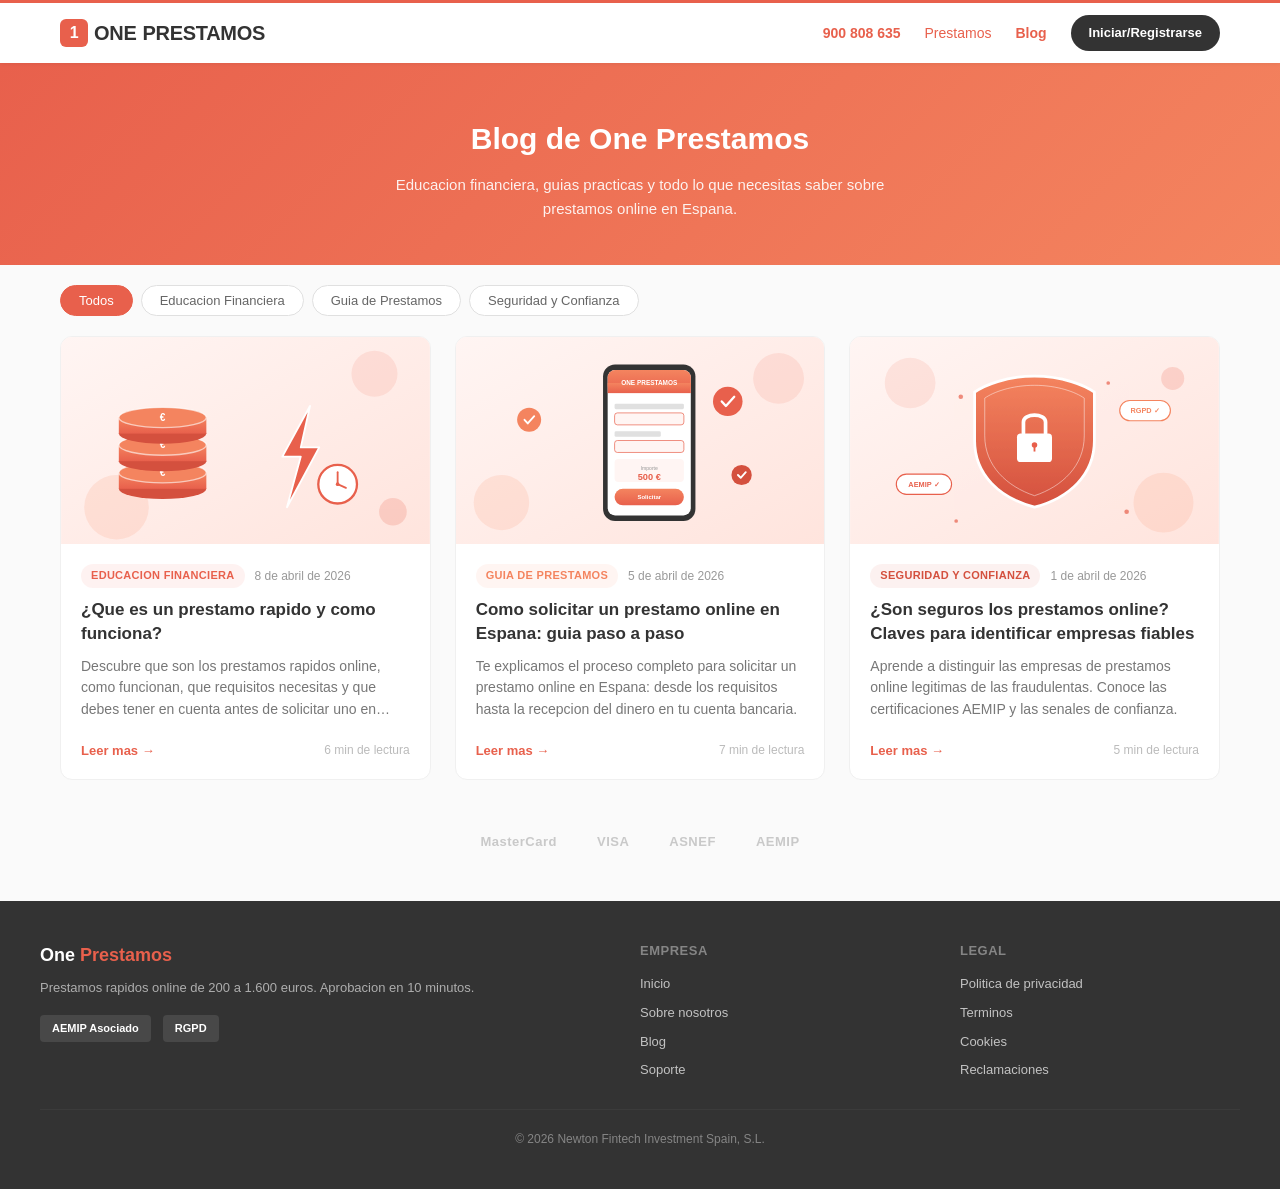
<file: blog/preview-blog.html>
<!DOCTYPE html>
<html lang="es">
<head>
  <meta charset="UTF-8">
  <meta name="viewport" content="width=device-width, initial-scale=1.0">
  <title>Blog Preview | One Prestamos</title>
  <style>
    *, *::before, *::after { box-sizing: border-box; margin: 0; padding: 0; }
    body {
      font-family: -apple-system, BlinkMacSystemFont, 'Segoe UI', Roboto, 'Helvetica Neue', Arial, sans-serif;
      color: #333; background: #FAFAFA; line-height: 1.6;
    }
    a { text-decoration: none; color: inherit; }

    .navbar {
      background: #fff; border-top: 3px solid #E8604C;
      position: sticky; top: 0; z-index: 100;
      box-shadow: 0 1px 4px rgba(0,0,0,.06);
    }
    .navbar-inner {
      max-width: 1200px; margin: 0 auto; padding: 0 20px;
      display: flex; align-items: center; justify-content: space-between; height: 60px;
    }
    .navbar-logo {
      font-size: 20px; font-weight: 800; color: #333; letter-spacing: -.3px;
      display: flex; align-items: center; gap: 6px;
    }
    .navbar-logo .logo-icon {
      display: inline-flex; align-items: center; justify-content: center;
      width: 28px; height: 28px; background: #E8604C; color: #fff;
      border-radius: 6px; font-size: 16px; font-weight: 800;
    }
    .navbar-links { display: flex; gap: 24px; align-items: center; }
    .navbar-links a { font-size: 14px; font-weight: 500; color: #E8604C; transition: opacity .2s; }
    .navbar-links a:hover { opacity: .7; }
    .navbar-links .btn-login {
      background: #333; color: #fff; padding: 8px 18px; border-radius: 20px;
      font-weight: 600; font-size: 13px;
    }
    .navbar-phone { color: #E8604C; font-weight: 600; font-size: 14px; }

    .blog-hero {
      background: linear-gradient(135deg, #E8604C 0%, #F4845F 100%);
      color: #fff; padding: 52px 24px 44px; text-align: center;
    }
    .blog-hero h1 { font-size: 30px; font-weight: 700; margin-bottom: 10px; }
    .blog-hero p { font-size: 15px; opacity: .9; max-width: 560px; margin: 0 auto; }

    .category-bar {
      max-width: 1200px; margin: 0 auto; padding: 20px 20px 0;
      display: flex; gap: 8px; flex-wrap: wrap;
    }
    .cat-btn {
      padding: 7px 18px; border-radius: 20px; border: 1.5px solid #E0E0E0;
      background: #fff; font-size: 13px; font-weight: 500; color: #666;
      cursor: pointer; transition: all .2s; font-family: inherit;
    }
    .cat-btn:hover { border-color: #E8604C; color: #E8604C; }
    .cat-btn.active { background: #E8604C; color: #fff; border-color: #E8604C; }

    .articles-grid {
      max-width: 1200px; margin: 0 auto; padding: 20px;
      display: grid; grid-template-columns: repeat(3, 1fr); gap: 24px;
    }
    .article-card {
      background: #fff; border-radius: 12px; overflow: hidden;
      border: 1px solid #F0F0F0;
      transition: transform .2s, box-shadow .2s;
      display: flex; flex-direction: column; cursor: pointer;
    }
    .article-card:hover { transform: translateY(-3px); box-shadow: 0 8px 24px rgba(0,0,0,.08); }
    .card-image {
      width: 100%; aspect-ratio: 16/9; background: #FFF5F3;
      display: flex; align-items: center; justify-content: center; overflow: hidden;
    }
    .card-image img { width: 100%; height: 100%; object-fit: cover; display: block; }
    .card-image .placeholder-icon { font-size: 56px; opacity: .15; }
    .card-body { padding: 20px; flex: 1; display: flex; flex-direction: column; }
    .card-meta { display: flex; align-items: center; gap: 10px; margin-bottom: 10px; font-size: 12px; }
    .card-category {
      padding: 3px 10px; border-radius: 12px; font-weight: 600; font-size: 11px;
      text-transform: uppercase; letter-spacing: .3px;
      background: rgba(232,96,76,.08); color: #E8604C;
    }
    .card-date { color: #999; }
    .card-body h2 { font-size: 17px; font-weight: 700; color: #333; line-height: 1.4; margin-bottom: 10px; }
    .card-body p {
      font-size: 14px; color: #777; line-height: 1.55; flex: 1;
      display: -webkit-box; -webkit-line-clamp: 3; -webkit-box-orient: vertical; overflow: hidden;
    }
    .card-footer { padding: 0 20px 18px; display: flex; align-items: center; justify-content: space-between; }
    .read-more { font-size: 13px; font-weight: 600; color: #E8604C; }
    .read-time { font-size: 12px; color: #BBB; }

    .trust-bar {
      max-width: 1200px; margin: 32px auto 0; padding: 0 20px;
      display: flex; align-items: center; justify-content: center; gap: 40px; opacity: .5;
    }
    .trust-bar span { font-size: 13px; font-weight: 600; color: #999; letter-spacing: .5px; }

    .blog-footer { background: #333; color: #fff; padding: 40px 24px; margin-top: 48px; }
    .footer-inner {
      max-width: 1200px; margin: 0 auto;
      display: grid; grid-template-columns: 2fr 1fr 1fr; gap: 40px;
    }
    .footer-brand h3 { font-size: 18px; margin-bottom: 8px; font-weight: 700; }
    .footer-brand h3 .accent { color: #E8604C; }
    .footer-brand p { font-size: 13px; opacity: .6; line-height: 1.6; }
    .footer-col h4 { font-size: 13px; margin-bottom: 12px; opacity: .4; text-transform: uppercase; letter-spacing: .5px; }
    .footer-col a { display: block; font-size: 13px; opacity: .7; margin-bottom: 8px; }
    .footer-badges { display: flex; gap: 12px; margin-top: 16px; }
    .badge-aemip { background: rgba(255,255,255,.1); padding: 5px 12px; border-radius: 4px; font-size: 11px; font-weight: 600; }
    .footer-bottom { max-width: 1200px; margin: 20px auto 0; padding-top: 20px; border-top: 1px solid rgba(255,255,255,.1); font-size: 12px; opacity: .4; text-align: center; }

    @media (max-width: 900px) {
      .articles-grid { grid-template-columns: repeat(2, 1fr); gap: 16px; }
      .footer-inner { grid-template-columns: 1fr; gap: 24px; }
    }
    @media (max-width: 600px) {
      .articles-grid { grid-template-columns: 1fr; padding: 16px; }
      .blog-hero { padding: 36px 16px 32px; }
      .blog-hero h1 { font-size: 22px; }
      .blog-hero p { font-size: 14px; }
      .navbar-links a.nav-link { display: none; }
      .navbar-phone { display: none; }
      .trust-bar { display: none; }
    }
  </style>
</head>
<body>
  <nav class="navbar">
    <div class="navbar-inner">
      <a href="#" class="navbar-logo">
        <span class="logo-icon">1</span>
        <span>ONE </span><span style="font-weight:800;text-transform:uppercase">PRESTAMOS</span>
      </a>
      <div class="navbar-links">
        <span class="navbar-phone">900 808 635</span>
        <a href="#" class="nav-link">Prestamos</a>
        <a href="#" class="nav-link" style="font-weight:700;">Blog</a>
        <a href="#" class="btn-login">Iniciar/Registrarse</a>
      </div>
    </div>
  </nav>

  <section class="blog-hero">
    <h1>Blog de One Prestamos</h1>
    <p>Educacion financiera, guias practicas y todo lo que necesitas saber sobre prestamos online en Espana.</p>
  </section>

  <div class="category-bar">
    <button class="cat-btn active">Todos</button>
    <button class="cat-btn">Educacion Financiera</button>
    <button class="cat-btn">Guia de Prestamos</button>
    <button class="cat-btn">Seguridad y Confianza</button>
  </div>

  <div class="articles-grid">
    <div class="article-card">
      <div class="card-image"><img src="assets/prestamo-rapido.svg" alt="Prestamo rapido"></div>
      <div class="card-body">
        <div class="card-meta">
          <span class="card-category">Educacion Financiera</span>
          <span class="card-date">8 de abril de 2026</span>
        </div>
        <h2>&iquest;Que es un prestamo rapido y como funciona?</h2>
        <p>Descubre que son los prestamos rapidos online, como funcionan, que requisitos necesitas y que debes tener en cuenta antes de solicitar uno en Espana.</p>
      </div>
      <div class="card-footer">
        <span class="read-more">Leer mas &rarr;</span>
        <span class="read-time">6 min de lectura</span>
      </div>
    </div>

    <div class="article-card">
      <div class="card-image"><img src="assets/solicitar-prestamo.svg" alt="Solicitar prestamo online"></div>
      <div class="card-body">
        <div class="card-meta">
          <span class="card-category" style="background:rgba(244,132,95,.08);color:#F4845F">Guia de Prestamos</span>
          <span class="card-date">5 de abril de 2026</span>
        </div>
        <h2>Como solicitar un prestamo online en Espana: guia paso a paso</h2>
        <p>Te explicamos el proceso completo para solicitar un prestamo online en Espana: desde los requisitos hasta la recepcion del dinero en tu cuenta bancaria.</p>
      </div>
      <div class="card-footer">
        <span class="read-more">Leer mas &rarr;</span>
        <span class="read-time">7 min de lectura</span>
      </div>
    </div>

    <div class="article-card">
      <div class="card-image"><img src="assets/prestamos-seguros.svg" alt="Prestamos online seguros"></div>
      <div class="card-body">
        <div class="card-meta">
          <span class="card-category" style="background:rgba(212,80,62,.08);color:#D4503E">Seguridad y Confianza</span>
          <span class="card-date">1 de abril de 2026</span>
        </div>
        <h2>&iquest;Son seguros los prestamos online? Claves para identificar empresas fiables</h2>
        <p>Aprende a distinguir las empresas de prestamos online legitimas de las fraudulentas. Conoce las certificaciones AEMIP y las senales de confianza.</p>
      </div>
      <div class="card-footer">
        <span class="read-more">Leer mas &rarr;</span>
        <span class="read-time">5 min de lectura</span>
      </div>
    </div>
  </div>

  <div class="trust-bar">
    <span>MasterCard</span>
    <span>VISA</span>
    <span>ASNEF</span>
    <span>AEMIP</span>
  </div>

  <footer class="blog-footer">
    <div class="footer-inner">
      <div class="footer-brand">
        <h3>One <span class="accent">Prestamos</span></h3>
        <p>Prestamos rapidos online de 200 a 1.600 euros. Aprobacion en 10 minutos.</p>
        <div class="footer-badges">
          <span class="badge-aemip">AEMIP Asociado</span>
          <span class="badge-aemip">RGPD</span>
        </div>
      </div>
      <div class="footer-col">
        <h4>Empresa</h4>
        <a href="#">Inicio</a><a href="#">Sobre nosotros</a><a href="#">Blog</a><a href="#">Soporte</a>
      </div>
      <div class="footer-col">
        <h4>Legal</h4>
        <a href="#">Politica de privacidad</a><a href="#">Terminos</a><a href="#">Cookies</a><a href="#">Reclamaciones</a>
      </div>
    </div>
    <div class="footer-bottom">&copy; 2026 Newton Fintech Investment Spain, S.L.</div>
  </footer>
</body>
</html>
</file>
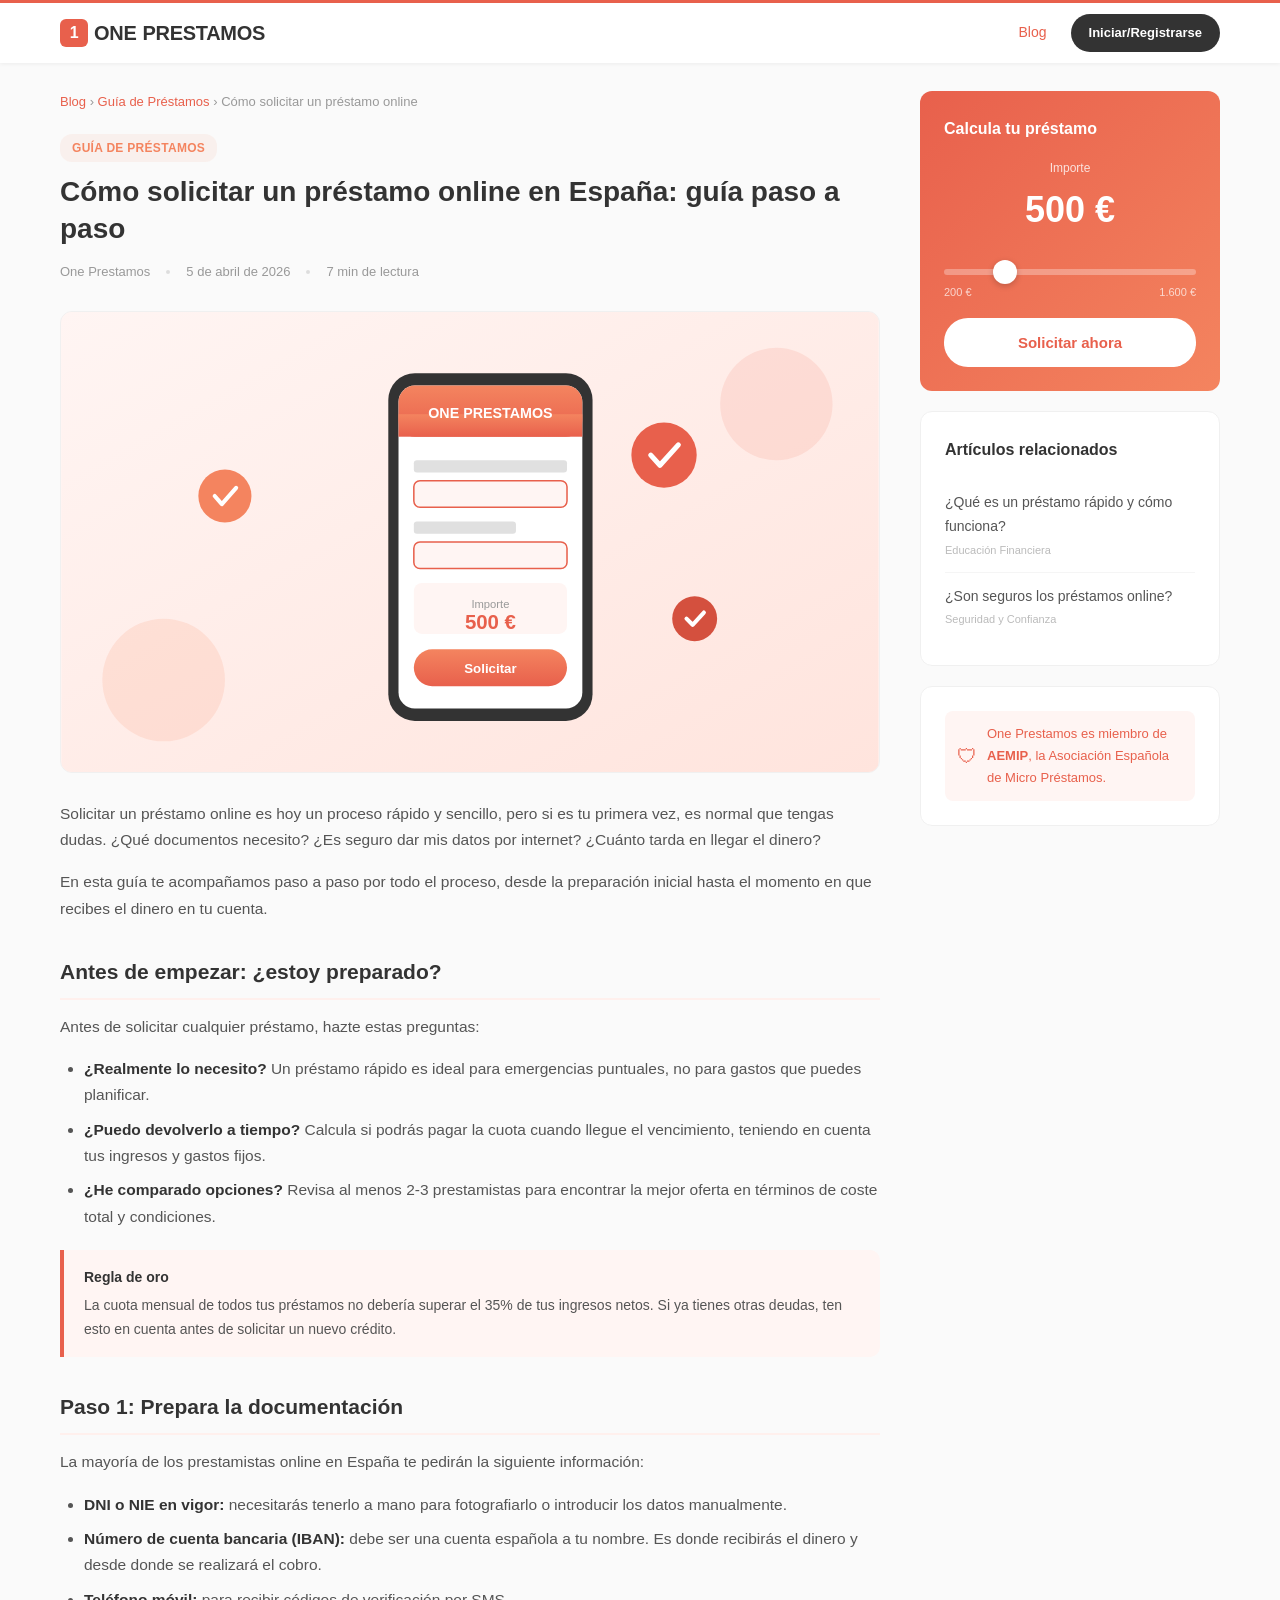
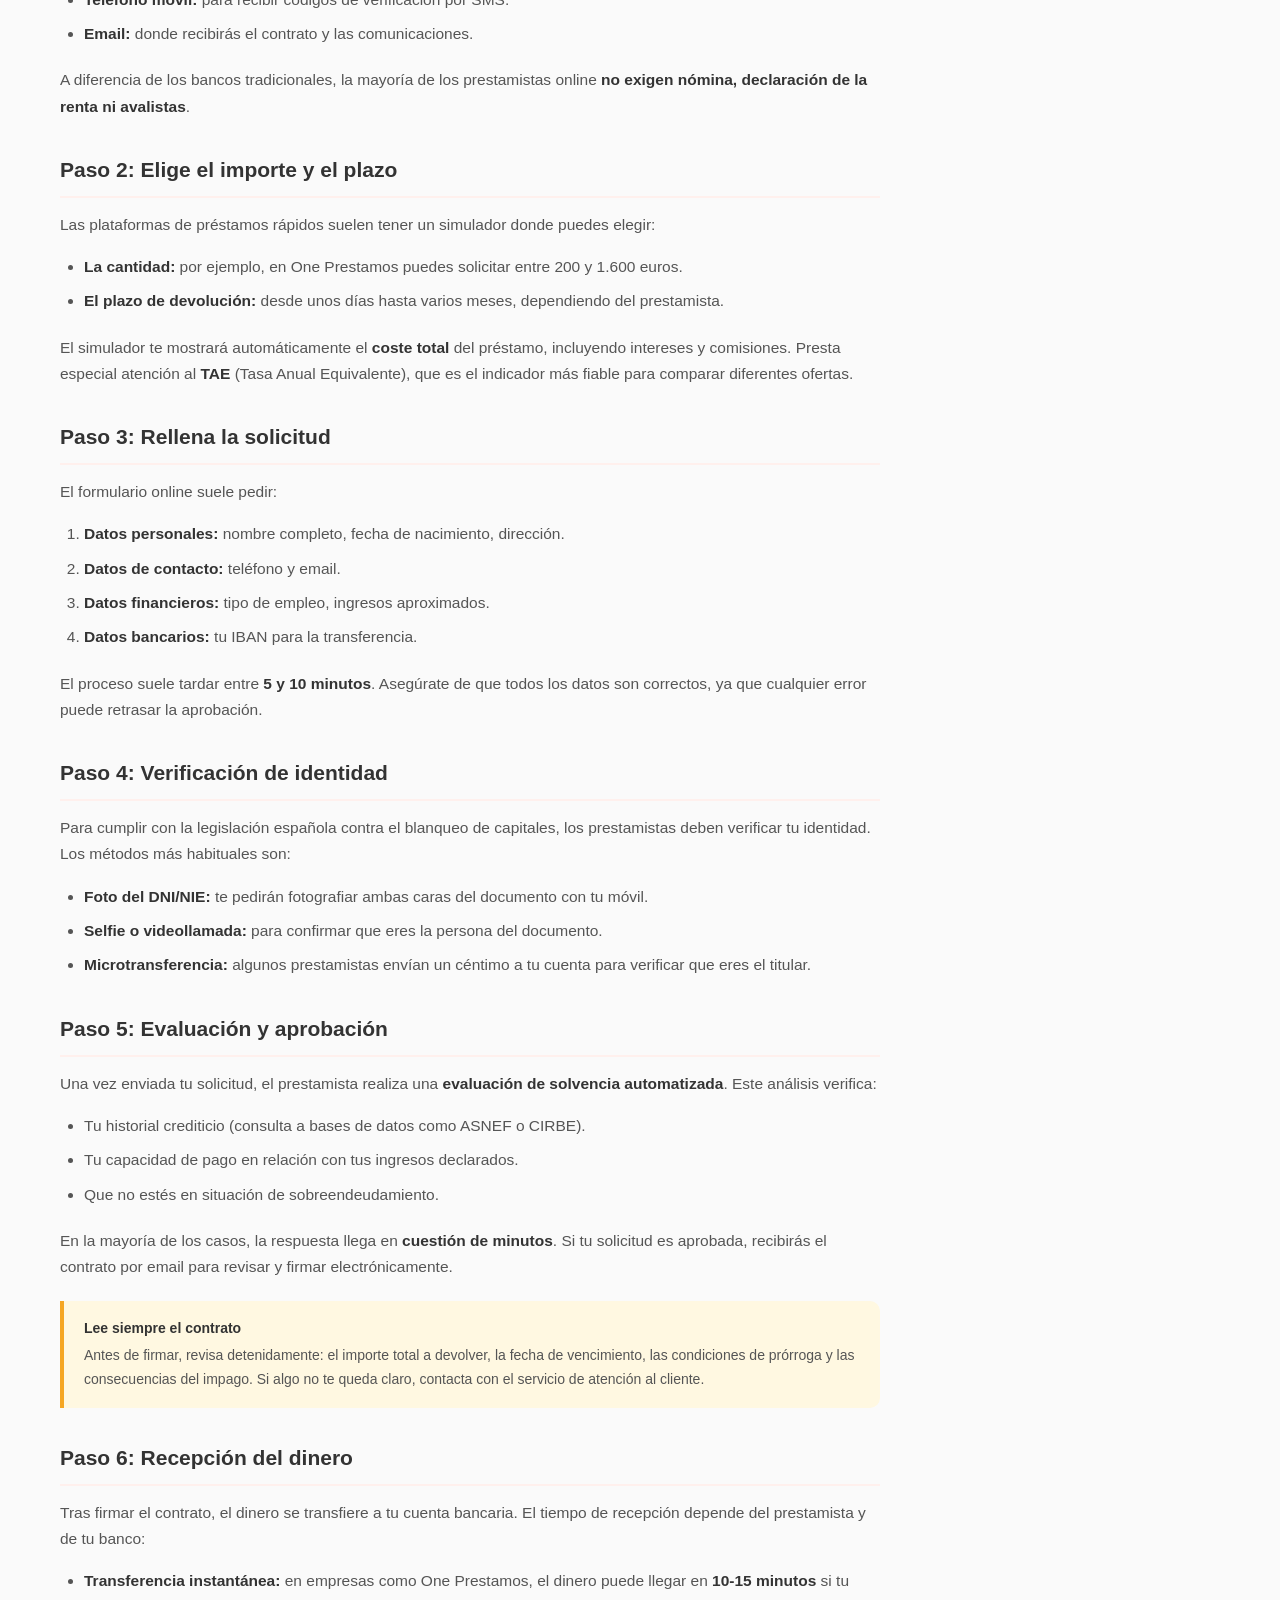
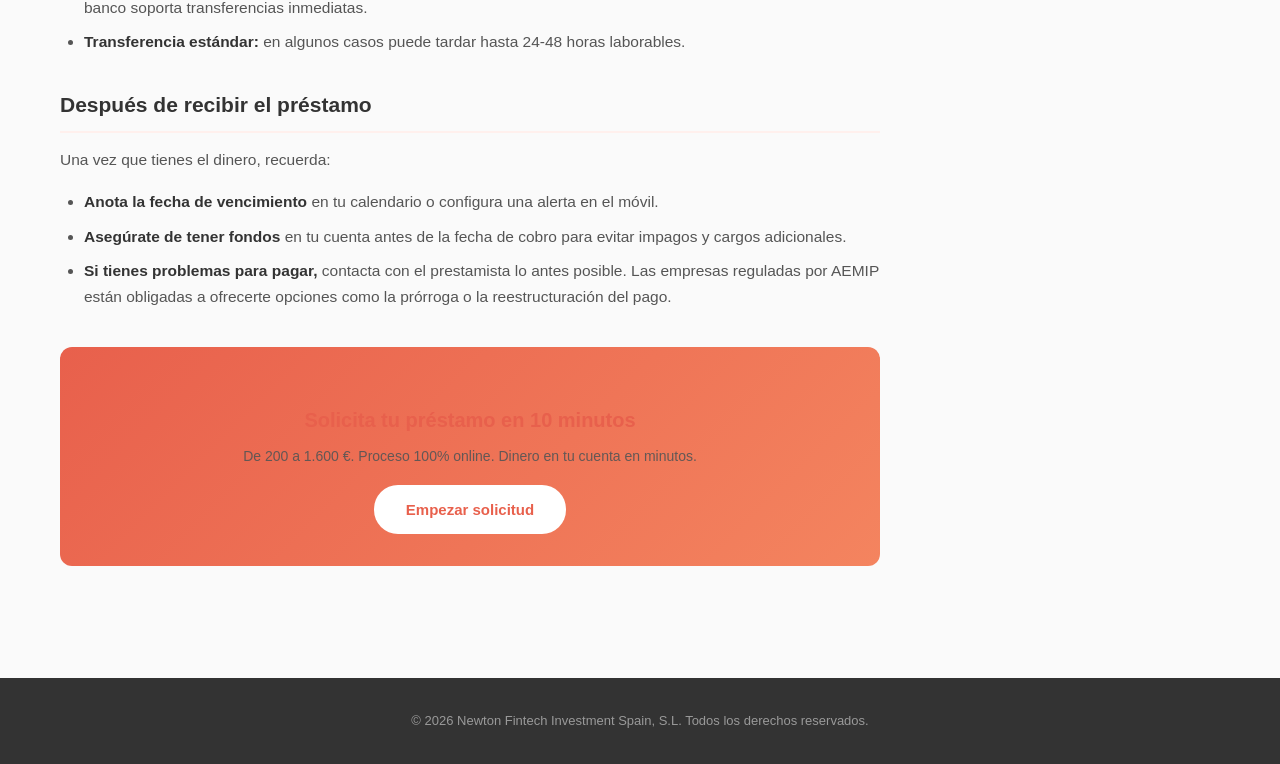
<file: blog/articles/como-solicitar-prestamo-online.html>
<!DOCTYPE html>
<html lang="es">
<head>
  <meta charset="UTF-8">
  <meta name="viewport" content="width=device-width, initial-scale=1.0">
  <title>Cómo solicitar un préstamo online en España: guía paso a paso | One Prestamos</title>
  <meta name="description" content="Te explicamos el proceso completo para solicitar un préstamo online en España: desde los requisitos hasta la recepción del dinero en tu cuenta bancaria.">
  <meta name="keywords" content="solicitar préstamo online, préstamo online España, cómo pedir un préstamo, préstamo rápido online, solicitar crédito">
  <link rel="canonical" href="https://www.oneprestamos.com/blog/articles/como-solicitar-prestamo-online.html">
  <meta property="og:title" content="Cómo solicitar un préstamo online en España: guía paso a paso">
  <meta property="og:description" content="Guía completa con todos los pasos, requisitos y documentos para solicitar un préstamo online en España.">
  <meta property="og:type" content="article">
  <script type="application/ld+json">
  {
    "@context": "https://schema.org",
    "@type": "Article",
    "headline": "Cómo solicitar un préstamo online en España: guía paso a paso",
    "description": "Te explicamos el proceso completo para solicitar un préstamo online en España.",
    "datePublished": "2026-04-05",
    "author": { "@type": "Organization", "name": "One Prestamos" },
    "publisher": { "@type": "Organization", "name": "One Prestamos", "url": "https://www.oneprestamos.com" }
  }
  </script>
  <link rel="stylesheet" href="../assets/article-style.css">
</head>
<body>

    <nav class="navbar">
    <div class="navbar-inner">
      <a href="https://www.oneprestamos.com" class="navbar-logo">
        <span class="logo-icon">1</span>
        <span class="one">ONE </span><span class="prestamos">PRESTAMOS</span>
      </a>
      <div class="navbar-links">
        <a href="../index.html" class="nav-link">Blog</a>
        <a href="https://www.oneprestamos.com" class="btn-login">Iniciar/Registrarse</a>
      </div>
    </div>
  </nav>

  <div class="article-layout">
    <article class="article-content">
      <div class="breadcrumb">
        <a href="../index.html">Blog</a> &rsaquo; <a href="../index.html">Guía de Préstamos</a> &rsaquo; Cómo solicitar un préstamo online
      </div>

      <div class="article-header">
        <span class="article-category" style="background:#F4845F15;color:#F4845F;">Guía de Préstamos</span>
        <h1>Cómo solicitar un préstamo online en España: guía paso a paso</h1>
        <div class="article-meta">
          <span>One Prestamos</span>
          <span class="divider"></span>
          <span>5 de abril de 2026</span>
          <span class="divider"></span>
          <span>7 min de lectura</span>
        </div>
      </div>

      <div class="article-hero-image">
        <img src="../assets/solicitar-prestamo.svg" alt="Cómo solicitar un préstamo online">
      </div>

      <div class="article-body">
        <p>Solicitar un préstamo online es hoy un proceso rápido y sencillo, pero si es tu primera vez, es normal que tengas dudas. ¿Qué documentos necesito? ¿Es seguro dar mis datos por internet? ¿Cuánto tarda en llegar el dinero?</p>
        <p>En esta guía te acompañamos paso a paso por todo el proceso, desde la preparación inicial hasta el momento en que recibes el dinero en tu cuenta.</p>

        <h2>Antes de empezar: ¿estoy preparado?</h2>
        <p>Antes de solicitar cualquier préstamo, hazte estas preguntas:</p>
        <ul>
          <li><strong>¿Realmente lo necesito?</strong> Un préstamo rápido es ideal para emergencias puntuales, no para gastos que puedes planificar.</li>
          <li><strong>¿Puedo devolverlo a tiempo?</strong> Calcula si podrás pagar la cuota cuando llegue el vencimiento, teniendo en cuenta tus ingresos y gastos fijos.</li>
          <li><strong>¿He comparado opciones?</strong> Revisa al menos 2-3 prestamistas para encontrar la mejor oferta en términos de coste total y condiciones.</li>
        </ul>

        <div class="info-box">
          <strong>Regla de oro</strong>
          La cuota mensual de todos tus préstamos no debería superar el 35% de tus ingresos netos. Si ya tienes otras deudas, ten esto en cuenta antes de solicitar un nuevo crédito.
        </div>

        <h2>Paso 1: Prepara la documentación</h2>
        <p>La mayoría de los prestamistas online en España te pedirán la siguiente información:</p>
        <ul>
          <li><strong>DNI o NIE en vigor:</strong> necesitarás tenerlo a mano para fotografiarlo o introducir los datos manualmente.</li>
          <li><strong>Número de cuenta bancaria (IBAN):</strong> debe ser una cuenta española a tu nombre. Es donde recibirás el dinero y desde donde se realizará el cobro.</li>
          <li><strong>Teléfono móvil:</strong> para recibir códigos de verificación por SMS.</li>
          <li><strong>Email:</strong> donde recibirás el contrato y las comunicaciones.</li>
        </ul>
        <p>A diferencia de los bancos tradicionales, la mayoría de los prestamistas online <strong>no exigen nómina, declaración de la renta ni avalistas</strong>.</p>

        <h2>Paso 2: Elige el importe y el plazo</h2>
        <p>Las plataformas de préstamos rápidos suelen tener un simulador donde puedes elegir:</p>
        <ul>
          <li><strong>La cantidad:</strong> por ejemplo, en One Prestamos puedes solicitar entre 200 y 1.600 euros.</li>
          <li><strong>El plazo de devolución:</strong> desde unos días hasta varios meses, dependiendo del prestamista.</li>
        </ul>
        <p>El simulador te mostrará automáticamente el <strong>coste total</strong> del préstamo, incluyendo intereses y comisiones. Presta especial atención al <strong>TAE</strong> (Tasa Anual Equivalente), que es el indicador más fiable para comparar diferentes ofertas.</p>

        <h2>Paso 3: Rellena la solicitud</h2>
        <p>El formulario online suele pedir:</p>
        <ol>
          <li><strong>Datos personales:</strong> nombre completo, fecha de nacimiento, dirección.</li>
          <li><strong>Datos de contacto:</strong> teléfono y email.</li>
          <li><strong>Datos financieros:</strong> tipo de empleo, ingresos aproximados.</li>
          <li><strong>Datos bancarios:</strong> tu IBAN para la transferencia.</li>
        </ol>
        <p>El proceso suele tardar entre <strong>5 y 10 minutos</strong>. Asegúrate de que todos los datos son correctos, ya que cualquier error puede retrasar la aprobación.</p>

        <h2>Paso 4: Verificación de identidad</h2>
        <p>Para cumplir con la legislación española contra el blanqueo de capitales, los prestamistas deben verificar tu identidad. Los métodos más habituales son:</p>
        <ul>
          <li><strong>Foto del DNI/NIE:</strong> te pedirán fotografiar ambas caras del documento con tu móvil.</li>
          <li><strong>Selfie o videollamada:</strong> para confirmar que eres la persona del documento.</li>
          <li><strong>Microtransferencia:</strong> algunos prestamistas envían un céntimo a tu cuenta para verificar que eres el titular.</li>
        </ul>

        <h2>Paso 5: Evaluación y aprobación</h2>
        <p>Una vez enviada tu solicitud, el prestamista realiza una <strong>evaluación de solvencia automatizada</strong>. Este análisis verifica:</p>
        <ul>
          <li>Tu historial crediticio (consulta a bases de datos como ASNEF o CIRBE).</li>
          <li>Tu capacidad de pago en relación con tus ingresos declarados.</li>
          <li>Que no estés en situación de sobreendeudamiento.</li>
        </ul>
        <p>En la mayoría de los casos, la respuesta llega en <strong>cuestión de minutos</strong>. Si tu solicitud es aprobada, recibirás el contrato por email para revisar y firmar electrónicamente.</p>

        <div class="info-box warning">
          <strong>Lee siempre el contrato</strong>
          Antes de firmar, revisa detenidamente: el importe total a devolver, la fecha de vencimiento, las condiciones de prórroga y las consecuencias del impago. Si algo no te queda claro, contacta con el servicio de atención al cliente.
        </div>

        <h2>Paso 6: Recepción del dinero</h2>
        <p>Tras firmar el contrato, el dinero se transfiere a tu cuenta bancaria. El tiempo de recepción depende del prestamista y de tu banco:</p>
        <ul>
          <li><strong>Transferencia instantánea:</strong> en empresas como One Prestamos, el dinero puede llegar en <strong>10-15 minutos</strong> si tu banco soporta transferencias inmediatas.</li>
          <li><strong>Transferencia estándar:</strong> en algunos casos puede tardar hasta 24-48 horas laborables.</li>
        </ul>

        <h2>Después de recibir el préstamo</h2>
        <p>Una vez que tienes el dinero, recuerda:</p>
        <ul>
          <li><strong>Anota la fecha de vencimiento</strong> en tu calendario o configura una alerta en el móvil.</li>
          <li><strong>Asegúrate de tener fondos</strong> en tu cuenta antes de la fecha de cobro para evitar impagos y cargos adicionales.</li>
          <li><strong>Si tienes problemas para pagar,</strong> contacta con el prestamista lo antes posible. Las empresas reguladas por AEMIP están obligadas a ofrecerte opciones como la prórroga o la reestructuración del pago.</li>
        </ul>

        <div class="article-cta">
          <h3>Solicita tu préstamo en 10 minutos</h3>
          <p>De 200 a 1.600 €. Proceso 100% online. Dinero en tu cuenta en minutos.</p>
          <a href="https://www.oneprestamos.com">Empezar solicitud</a>
        </div>
      </div>
    </article>

    <aside class="sidebar">
      <div class="sidebar-widget calculator-widget">
        <h3>Calcula tu préstamo</h3>
        <div class="calc-amount">
          <div class="label">Importe</div>
          <div class="amount" id="calcAmount">500 €</div>
        </div>
        <input type="range" class="calc-slider" id="calcSlider" min="200" max="1600" step="100" value="500">
        <div class="calc-range"><span>200 €</span><span>1.600 €</span></div>
        <a href="https://www.oneprestamos.com" class="calc-btn">Solicitar ahora</a>
      </div>

      <div class="sidebar-widget">
        <h3>Artículos relacionados</h3>
        <a href="que-es-prestamo-rapido.html" class="related-item">
          ¿Qué es un préstamo rápido y cómo funciona?
          <div class="related-cat">Educación Financiera</div>
        </a>
        <a href="prestamos-online-seguros.html" class="related-item">
          ¿Son seguros los préstamos online?
          <div class="related-cat">Seguridad y Confianza</div>
        </a>
      </div>

      <div class="sidebar-widget">
        <div class="aemip-badge">
          <span class="shield">&#128737;</span>
          <span>One Prestamos es miembro de <strong>AEMIP</strong>, la Asociación Española de Micro Préstamos.</span>
        </div>
      </div>
    </aside>
  </div>

  <footer class="blog-footer">
    <div class="footer-inner">&copy; 2026 Newton Fintech Investment Spain, S.L. Todos los derechos reservados.</div>
  </footer>

  <script>
    const slider = document.getElementById('calcSlider');
    const amount = document.getElementById('calcAmount');
    slider.addEventListener('input', () => { amount.textContent = slider.value + ' €'; });
  </script>
</body>
</html>
</file>
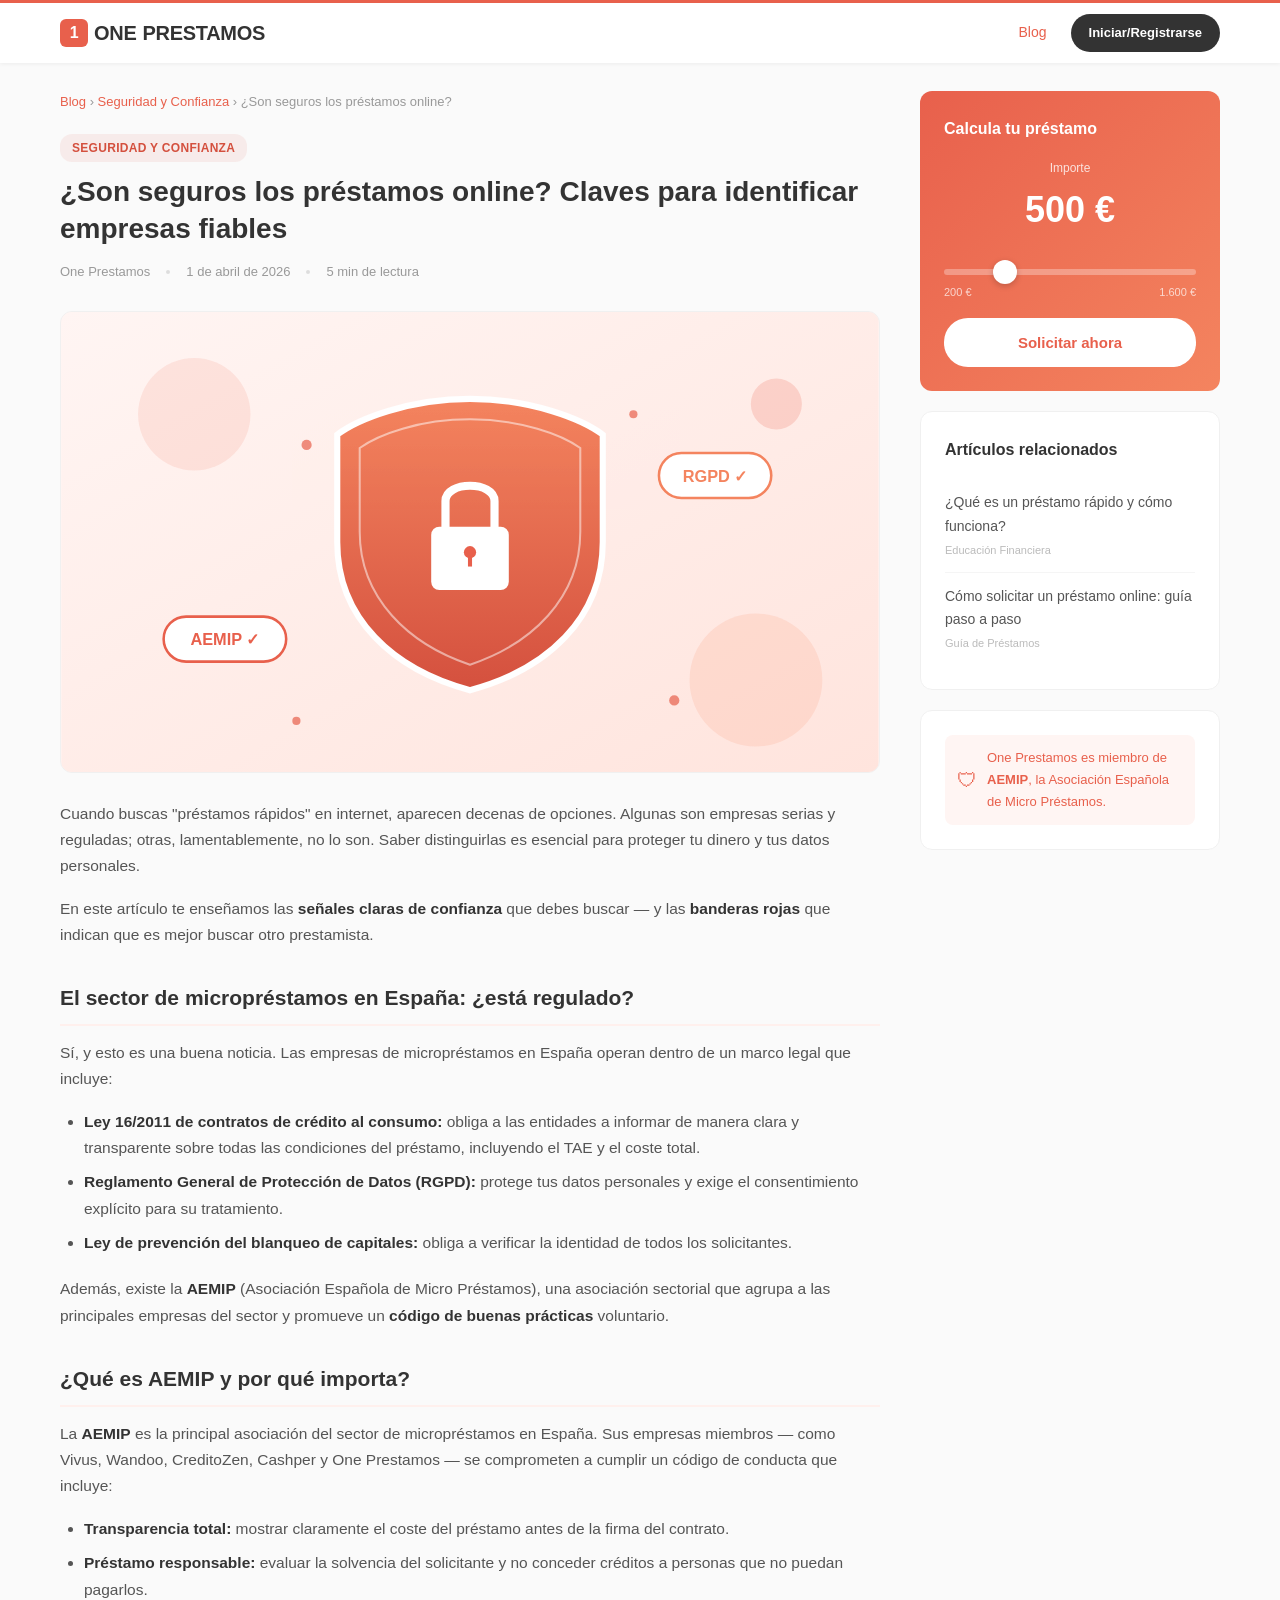
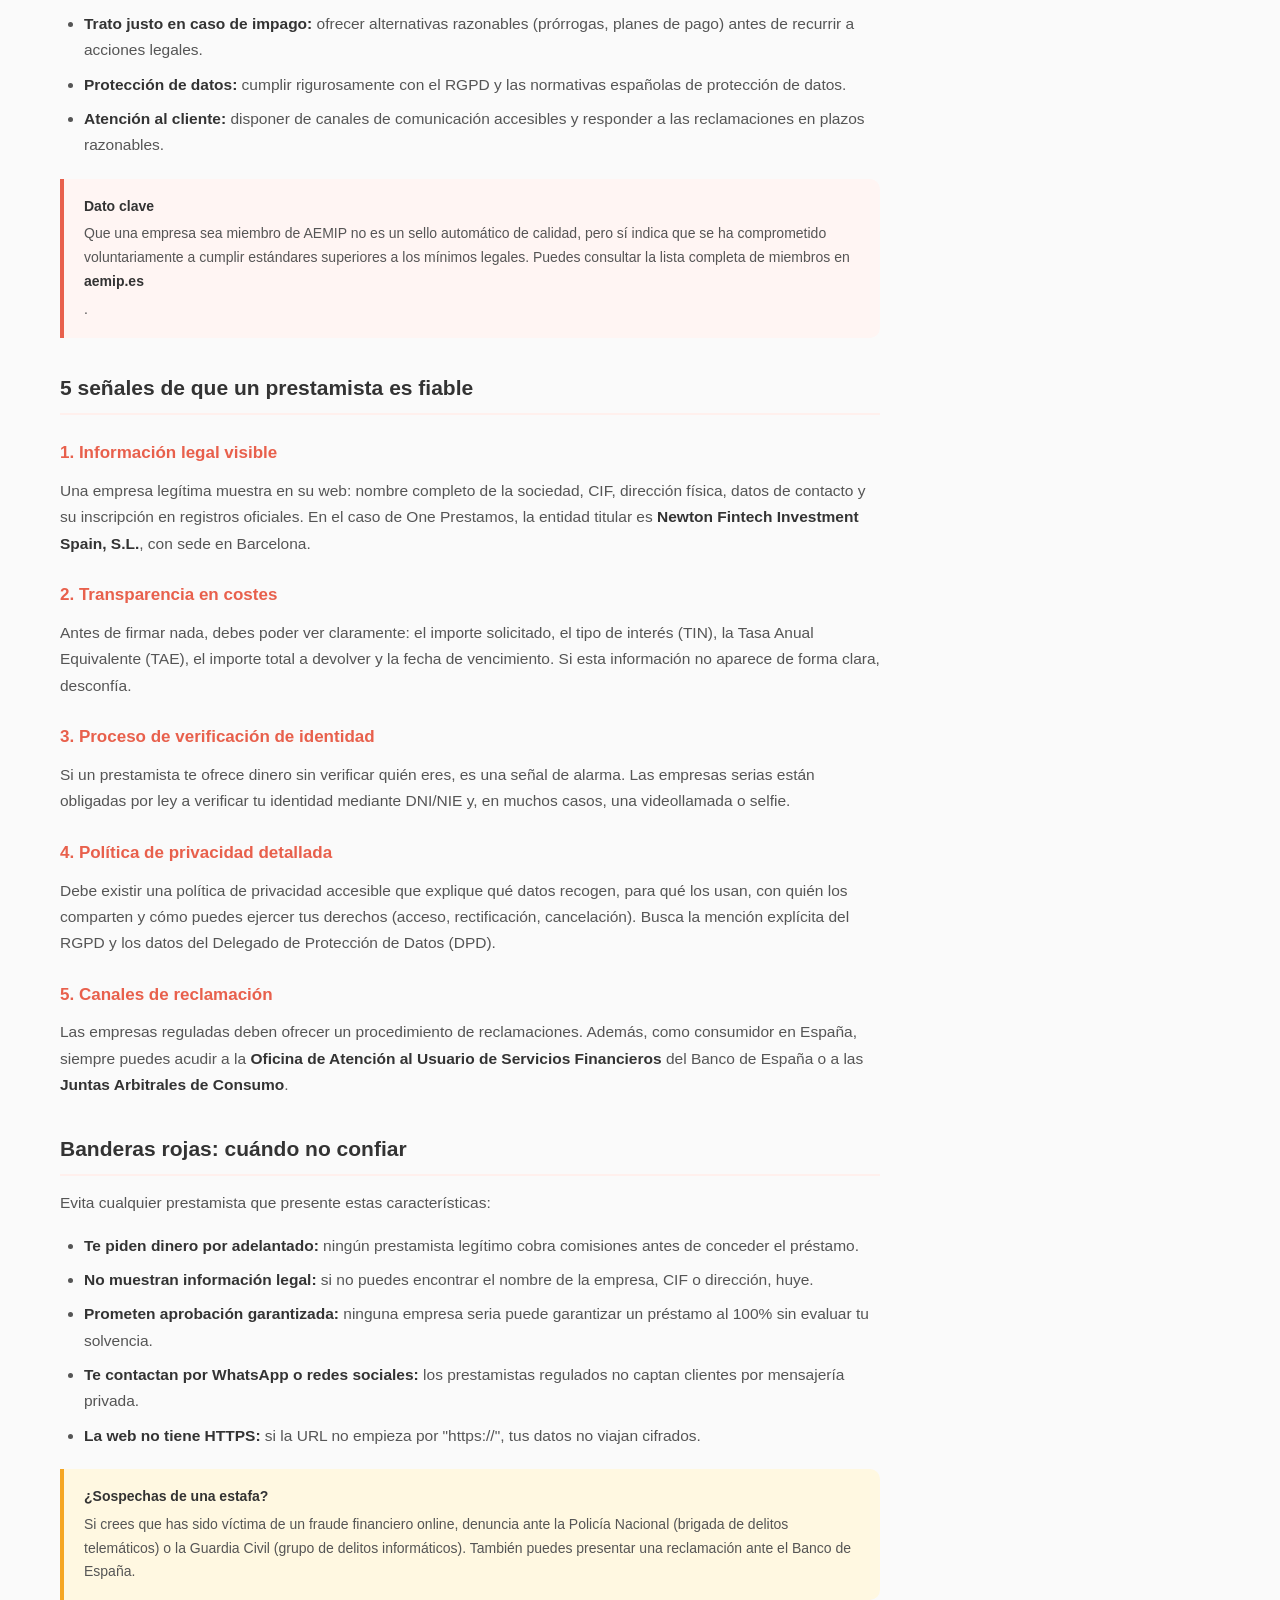
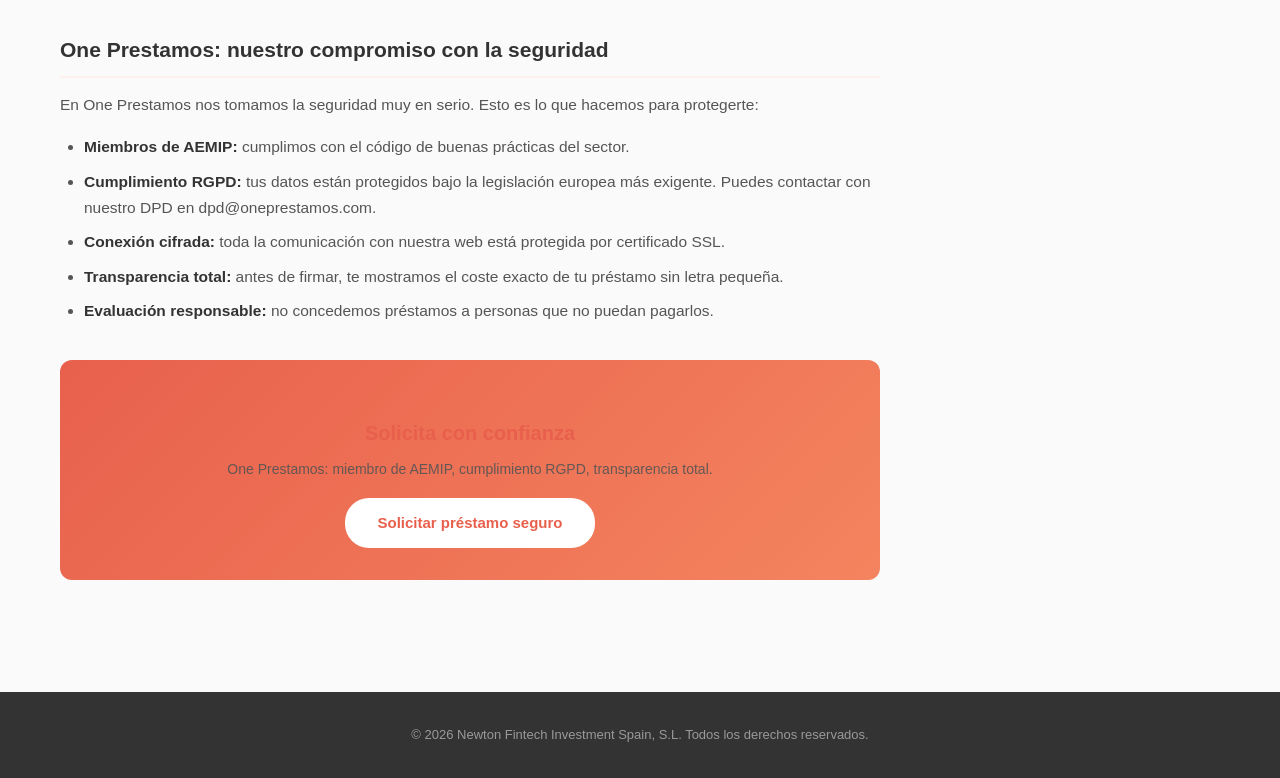
<file: blog/articles/prestamos-online-seguros.html>
<!DOCTYPE html>
<html lang="es">
<head>
  <meta charset="UTF-8">
  <meta name="viewport" content="width=device-width, initial-scale=1.0">
  <title>¿Son seguros los préstamos online? Claves para identificar empresas fiables | One Prestamos</title>
  <meta name="description" content="Aprende a distinguir las empresas de préstamos online legítimas de las fraudulentas. Conoce las certificaciones AEMIP y las señales de confianza clave.">
  <meta name="keywords" content="préstamos online seguros, préstamos fiables, AEMIP, seguridad préstamos, empresas de préstamos legítimas España">
  <link rel="canonical" href="https://www.oneprestamos.com/blog/articles/prestamos-online-seguros.html">
  <meta property="og:title" content="¿Son seguros los préstamos online? Claves para identificar empresas fiables">
  <meta property="og:description" content="Guía para identificar prestamistas online legítimos en España: certificaciones, señales de confianza y red flags.">
  <meta property="og:type" content="article">
  <script type="application/ld+json">
  {
    "@context": "https://schema.org",
    "@type": "Article",
    "headline": "¿Son seguros los préstamos online? Claves para identificar empresas fiables",
    "description": "Aprende a distinguir las empresas de préstamos online legítimas de las fraudulentas.",
    "datePublished": "2026-04-01",
    "author": { "@type": "Organization", "name": "One Prestamos" },
    "publisher": { "@type": "Organization", "name": "One Prestamos", "url": "https://www.oneprestamos.com" }
  }
  </script>
  <link rel="stylesheet" href="../assets/article-style.css">
</head>
<body>

    <nav class="navbar">
    <div class="navbar-inner">
      <a href="https://www.oneprestamos.com" class="navbar-logo">
        <span class="logo-icon">1</span>
        <span class="one">ONE </span><span class="prestamos">PRESTAMOS</span>
      </a>
      <div class="navbar-links">
        <a href="../index.html" class="nav-link">Blog</a>
        <a href="https://www.oneprestamos.com" class="btn-login">Iniciar/Registrarse</a>
      </div>
    </div>
  </nav>

  <div class="article-layout">
    <article class="article-content">
      <div class="breadcrumb">
        <a href="../index.html">Blog</a> &rsaquo; <a href="../index.html">Seguridad y Confianza</a> &rsaquo; ¿Son seguros los préstamos online?
      </div>

      <div class="article-header">
        <span class="article-category" style="background:#D4503E15;color:#D4503E;">Seguridad y Confianza</span>
        <h1>¿Son seguros los préstamos online? Claves para identificar empresas fiables</h1>
        <div class="article-meta">
          <span>One Prestamos</span>
          <span class="divider"></span>
          <span>1 de abril de 2026</span>
          <span class="divider"></span>
          <span>5 min de lectura</span>
        </div>
      </div>

      <div class="article-hero-image">
        <img src="../assets/prestamos-seguros.svg" alt="¿Son seguros los préstamos online?">
      </div>

      <div class="article-body">
        <p>Cuando buscas "préstamos rápidos" en internet, aparecen decenas de opciones. Algunas son empresas serias y reguladas; otras, lamentablemente, no lo son. Saber distinguirlas es esencial para proteger tu dinero y tus datos personales.</p>

        <p>En este artículo te enseñamos las <strong>señales claras de confianza</strong> que debes buscar — y las <strong>banderas rojas</strong> que indican que es mejor buscar otro prestamista.</p>

        <h2>El sector de micropréstamos en España: ¿está regulado?</h2>
        <p>Sí, y esto es una buena noticia. Las empresas de micropréstamos en España operan dentro de un marco legal que incluye:</p>
        <ul>
          <li><strong>Ley 16/2011 de contratos de crédito al consumo:</strong> obliga a las entidades a informar de manera clara y transparente sobre todas las condiciones del préstamo, incluyendo el TAE y el coste total.</li>
          <li><strong>Reglamento General de Protección de Datos (RGPD):</strong> protege tus datos personales y exige el consentimiento explícito para su tratamiento.</li>
          <li><strong>Ley de prevención del blanqueo de capitales:</strong> obliga a verificar la identidad de todos los solicitantes.</li>
        </ul>
        <p>Además, existe la <strong>AEMIP</strong> (Asociación Española de Micro Préstamos), una asociación sectorial que agrupa a las principales empresas del sector y promueve un <strong>código de buenas prácticas</strong> voluntario.</p>

        <h2>¿Qué es AEMIP y por qué importa?</h2>
        <p>La <strong>AEMIP</strong> es la principal asociación del sector de micropréstamos en España. Sus empresas miembros — como Vivus, Wandoo, CreditoZen, Cashper y One Prestamos — se comprometen a cumplir un código de conducta que incluye:</p>
        <ul>
          <li><strong>Transparencia total:</strong> mostrar claramente el coste del préstamo antes de la firma del contrato.</li>
          <li><strong>Préstamo responsable:</strong> evaluar la solvencia del solicitante y no conceder créditos a personas que no puedan pagarlos.</li>
          <li><strong>Trato justo en caso de impago:</strong> ofrecer alternativas razonables (prórrogas, planes de pago) antes de recurrir a acciones legales.</li>
          <li><strong>Protección de datos:</strong> cumplir rigurosamente con el RGPD y las normativas españolas de protección de datos.</li>
          <li><strong>Atención al cliente:</strong> disponer de canales de comunicación accesibles y responder a las reclamaciones en plazos razonables.</li>
        </ul>

        <div class="info-box">
          <strong>Dato clave</strong>
          Que una empresa sea miembro de AEMIP no es un sello automático de calidad, pero sí indica que se ha comprometido voluntariamente a cumplir estándares superiores a los mínimos legales. Puedes consultar la lista completa de miembros en <strong>aemip.es</strong>.
        </div>

        <h2>5 señales de que un prestamista es fiable</h2>

        <h3>1. Información legal visible</h3>
        <p>Una empresa legítima muestra en su web: nombre completo de la sociedad, CIF, dirección física, datos de contacto y su inscripción en registros oficiales. En el caso de One Prestamos, la entidad titular es <strong>Newton Fintech Investment Spain, S.L.</strong>, con sede en Barcelona.</p>

        <h3>2. Transparencia en costes</h3>
        <p>Antes de firmar nada, debes poder ver claramente: el importe solicitado, el tipo de interés (TIN), la Tasa Anual Equivalente (TAE), el importe total a devolver y la fecha de vencimiento. Si esta información no aparece de forma clara, desconfía.</p>

        <h3>3. Proceso de verificación de identidad</h3>
        <p>Si un prestamista te ofrece dinero sin verificar quién eres, es una señal de alarma. Las empresas serias están obligadas por ley a verificar tu identidad mediante DNI/NIE y, en muchos casos, una videollamada o selfie.</p>

        <h3>4. Política de privacidad detallada</h3>
        <p>Debe existir una política de privacidad accesible que explique qué datos recogen, para qué los usan, con quién los comparten y cómo puedes ejercer tus derechos (acceso, rectificación, cancelación). Busca la mención explícita del RGPD y los datos del Delegado de Protección de Datos (DPD).</p>

        <h3>5. Canales de reclamación</h3>
        <p>Las empresas reguladas deben ofrecer un procedimiento de reclamaciones. Además, como consumidor en España, siempre puedes acudir a la <strong>Oficina de Atención al Usuario de Servicios Financieros</strong> del Banco de España o a las <strong>Juntas Arbitrales de Consumo</strong>.</p>

        <h2>Banderas rojas: cuándo no confiar</h2>
        <p>Evita cualquier prestamista que presente estas características:</p>
        <ul>
          <li><strong>Te piden dinero por adelantado:</strong> ningún prestamista legítimo cobra comisiones antes de conceder el préstamo.</li>
          <li><strong>No muestran información legal:</strong> si no puedes encontrar el nombre de la empresa, CIF o dirección, huye.</li>
          <li><strong>Prometen aprobación garantizada:</strong> ninguna empresa seria puede garantizar un préstamo al 100% sin evaluar tu solvencia.</li>
          <li><strong>Te contactan por WhatsApp o redes sociales:</strong> los prestamistas regulados no captan clientes por mensajería privada.</li>
          <li><strong>La web no tiene HTTPS:</strong> si la URL no empieza por "https://", tus datos no viajan cifrados.</li>
        </ul>

        <div class="info-box warning">
          <strong>¿Sospechas de una estafa?</strong>
          Si crees que has sido víctima de un fraude financiero online, denuncia ante la Policía Nacional (brigada de delitos telemáticos) o la Guardia Civil (grupo de delitos informáticos). También puedes presentar una reclamación ante el Banco de España.
        </div>

        <h2>One Prestamos: nuestro compromiso con la seguridad</h2>
        <p>En One Prestamos nos tomamos la seguridad muy en serio. Esto es lo que hacemos para protegerte:</p>
        <ul>
          <li><strong>Miembros de AEMIP:</strong> cumplimos con el código de buenas prácticas del sector.</li>
          <li><strong>Cumplimiento RGPD:</strong> tus datos están protegidos bajo la legislación europea más exigente. Puedes contactar con nuestro DPD en dpd@oneprestamos.com.</li>
          <li><strong>Conexión cifrada:</strong> toda la comunicación con nuestra web está protegida por certificado SSL.</li>
          <li><strong>Transparencia total:</strong> antes de firmar, te mostramos el coste exacto de tu préstamo sin letra pequeña.</li>
          <li><strong>Evaluación responsable:</strong> no concedemos préstamos a personas que no puedan pagarlos.</li>
        </ul>

        <div class="article-cta">
          <h3>Solicita con confianza</h3>
          <p>One Prestamos: miembro de AEMIP, cumplimiento RGPD, transparencia total.</p>
          <a href="https://www.oneprestamos.com">Solicitar préstamo seguro</a>
        </div>
      </div>
    </article>

    <aside class="sidebar">
      <div class="sidebar-widget calculator-widget">
        <h3>Calcula tu préstamo</h3>
        <div class="calc-amount">
          <div class="label">Importe</div>
          <div class="amount" id="calcAmount">500 €</div>
        </div>
        <input type="range" class="calc-slider" id="calcSlider" min="200" max="1600" step="100" value="500">
        <div class="calc-range"><span>200 €</span><span>1.600 €</span></div>
        <a href="https://www.oneprestamos.com" class="calc-btn">Solicitar ahora</a>
      </div>

      <div class="sidebar-widget">
        <h3>Artículos relacionados</h3>
        <a href="que-es-prestamo-rapido.html" class="related-item">
          ¿Qué es un préstamo rápido y cómo funciona?
          <div class="related-cat">Educación Financiera</div>
        </a>
        <a href="como-solicitar-prestamo-online.html" class="related-item">
          Cómo solicitar un préstamo online: guía paso a paso
          <div class="related-cat">Guía de Préstamos</div>
        </a>
      </div>

      <div class="sidebar-widget">
        <div class="aemip-badge">
          <span class="shield">&#128737;</span>
          <span>One Prestamos es miembro de <strong>AEMIP</strong>, la Asociación Española de Micro Préstamos.</span>
        </div>
      </div>
    </aside>
  </div>

  <footer class="blog-footer">
    <div class="footer-inner">&copy; 2026 Newton Fintech Investment Spain, S.L. Todos los derechos reservados.</div>
  </footer>

  <script>
    const slider = document.getElementById('calcSlider');
    const amount = document.getElementById('calcAmount');
    slider.addEventListener('input', () => { amount.textContent = slider.value + ' €'; });
  </script>
</body>
</html>
</file>
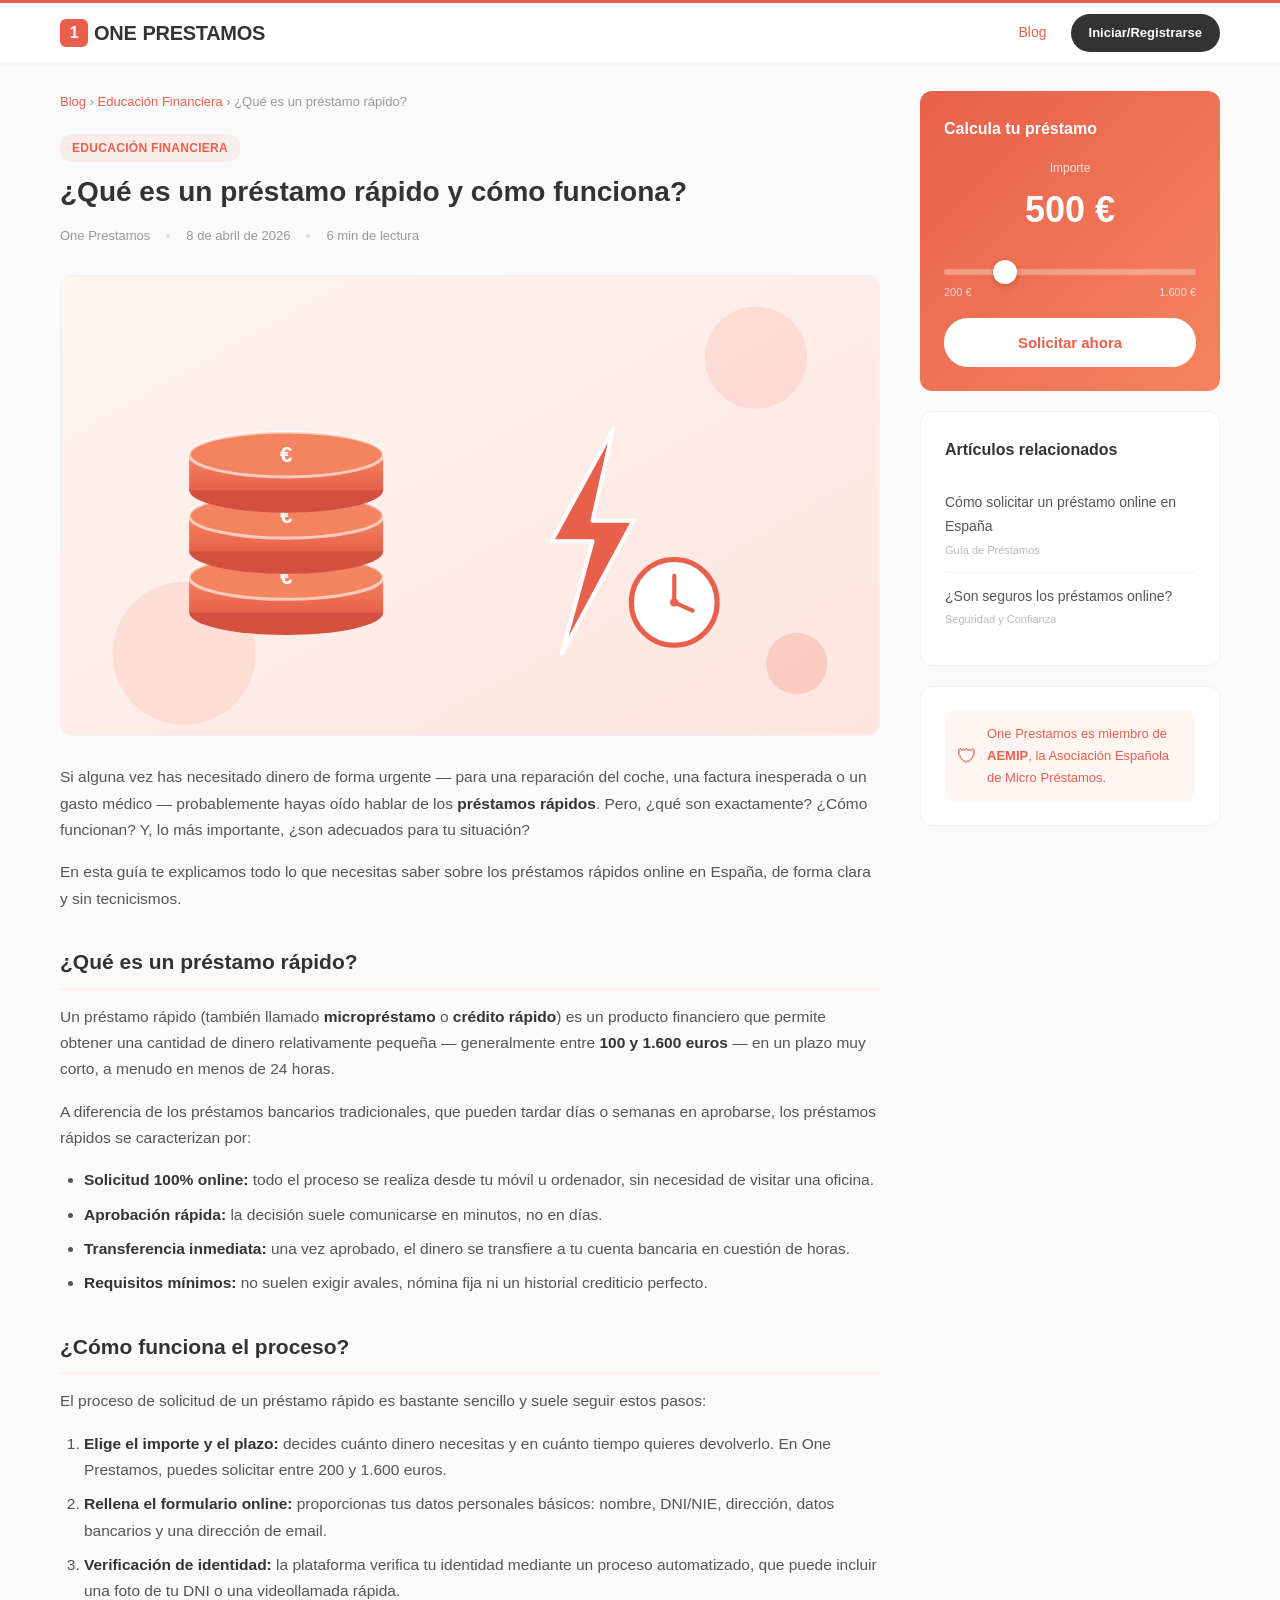
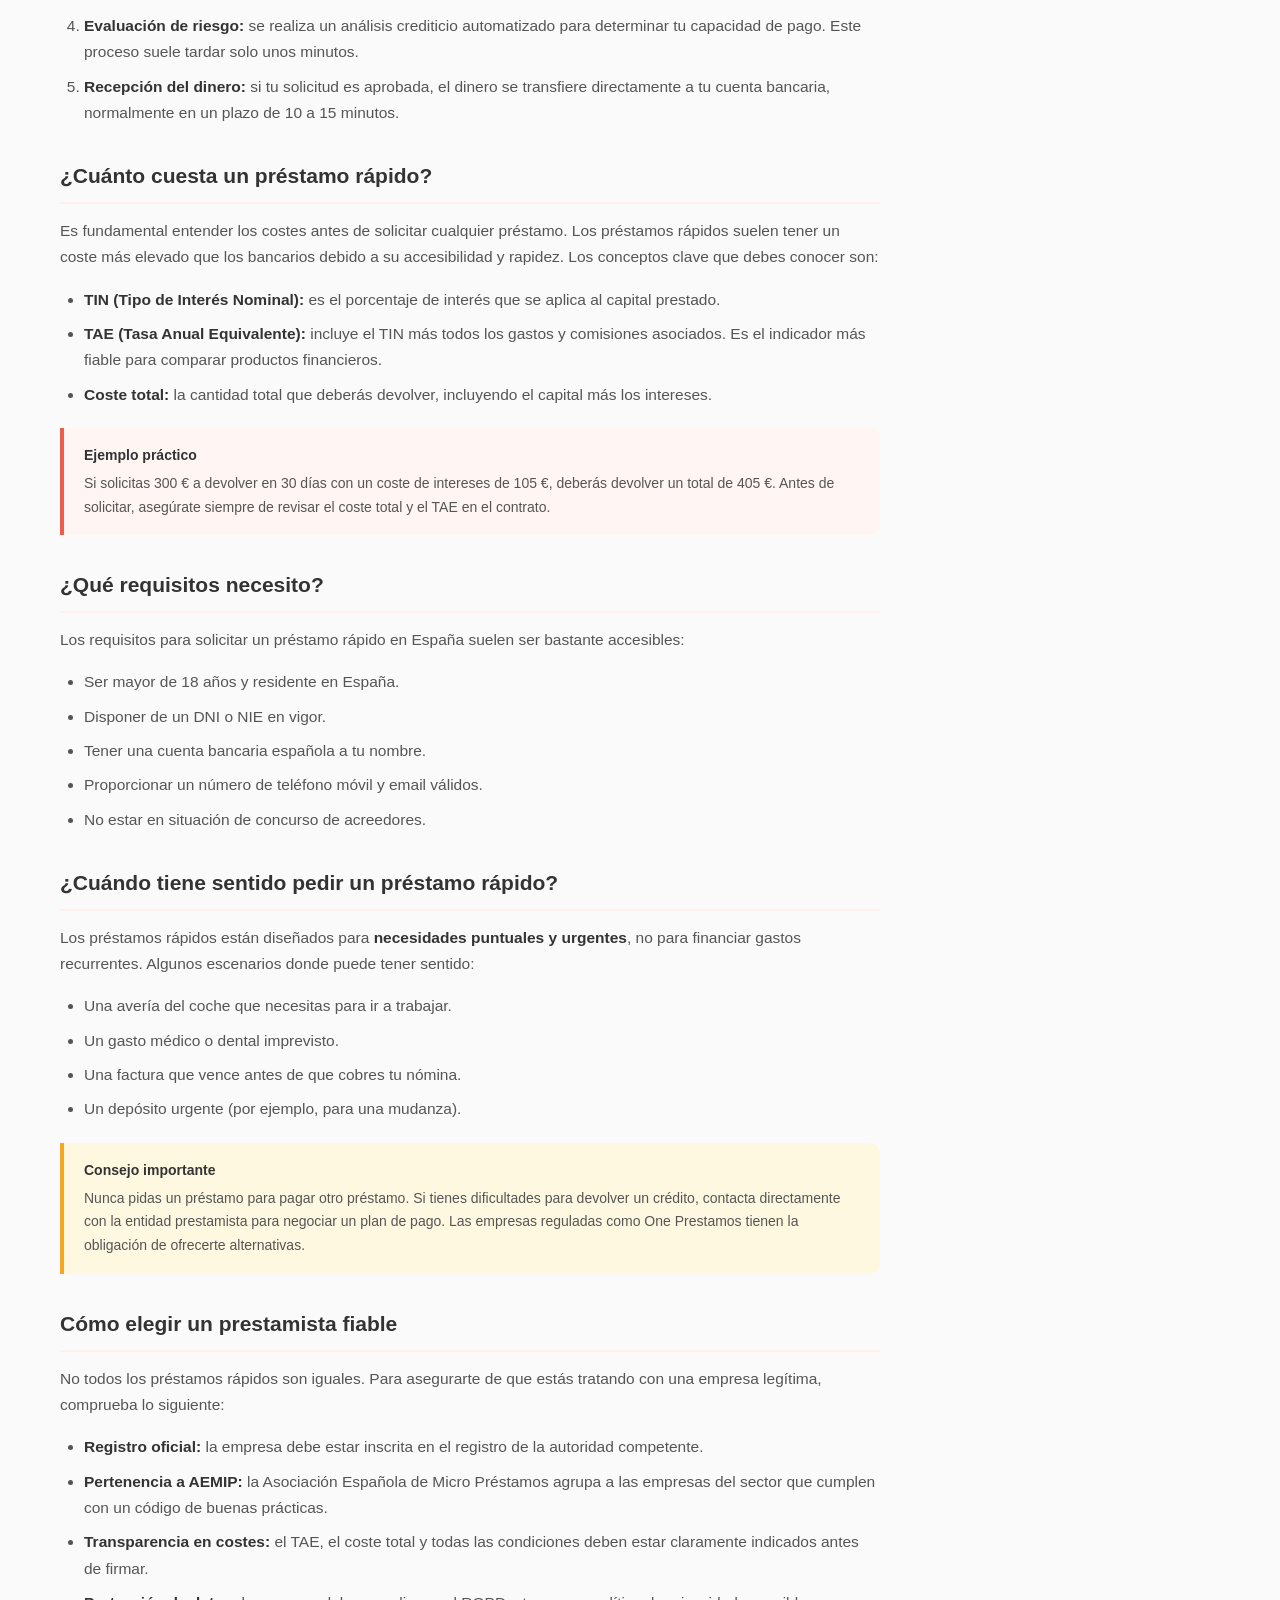
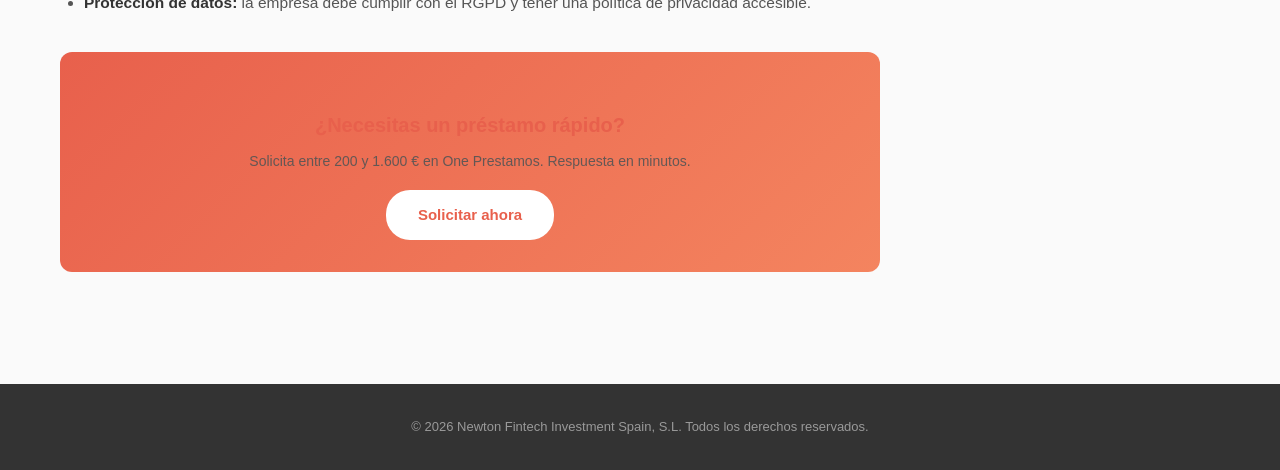
<file: blog/articles/que-es-prestamo-rapido.html>
<!DOCTYPE html>
<html lang="es">
<head>
  <meta charset="UTF-8">
  <meta name="viewport" content="width=device-width, initial-scale=1.0">
  <title>¿Qué es un préstamo rápido y cómo funciona? | One Prestamos</title>
  <meta name="description" content="Descubre qué son los préstamos rápidos online, cómo funcionan, qué requisitos necesitas y qué debes tener en cuenta antes de solicitar uno en España.">
  <meta name="keywords" content="préstamo rápido, micropréstamo, crédito online, qué es un préstamo rápido, préstamos rápidos España">
  <link rel="canonical" href="https://www.oneprestamos.com/blog/articles/que-es-prestamo-rapido.html">
  <!-- Open Graph -->
  <meta property="og:title" content="¿Qué es un préstamo rápido y cómo funciona?">
  <meta property="og:description" content="Todo lo que necesitas saber sobre los préstamos rápidos online en España: funcionamiento, requisitos, costes y consejos.">
  <meta property="og:type" content="article">
  <!-- Schema.org Article -->
  <script type="application/ld+json">
  {
    "@context": "https://schema.org",
    "@type": "Article",
    "headline": "¿Qué es un préstamo rápido y cómo funciona?",
    "description": "Descubre qué son los préstamos rápidos online, cómo funcionan, qué requisitos necesitas y qué debes tener en cuenta antes de solicitar uno en España.",
    "datePublished": "2026-04-08",
    "author": { "@type": "Organization", "name": "One Prestamos" },
    "publisher": { "@type": "Organization", "name": "One Prestamos", "url": "https://www.oneprestamos.com" }
  }
  </script>
  <link rel="stylesheet" href="../assets/article-style.css">
</head>
<body>

    <nav class="navbar">
    <div class="navbar-inner">
      <a href="https://www.oneprestamos.com" class="navbar-logo">
        <span class="logo-icon">1</span>
        <span class="one">ONE </span><span class="prestamos">PRESTAMOS</span>
      </a>
      <div class="navbar-links">
        <a href="../index.html" class="nav-link">Blog</a>
        <a href="https://www.oneprestamos.com" class="btn-login">Iniciar/Registrarse</a>
      </div>
    </div>
  </nav>

  <div class="article-layout">
    <!-- Main Content -->
    <article class="article-content">
      <div class="breadcrumb">
        <a href="../index.html">Blog</a> &rsaquo; <a href="../index.html">Educación Financiera</a> &rsaquo; ¿Qué es un préstamo rápido?
      </div>

      <div class="article-header">
        <span class="article-category" style="background:#E8604C15;color:#E8604C;">Educación Financiera</span>
        <h1>¿Qué es un préstamo rápido y cómo funciona?</h1>
        <div class="article-meta">
          <span>One Prestamos</span>
          <span class="divider"></span>
          <span>8 de abril de 2026</span>
          <span class="divider"></span>
          <span>6 min de lectura</span>
        </div>
      </div>

      <div class="article-hero-image">
        <img src="../assets/prestamo-rapido.svg" alt="¿Qué es un préstamo rápido?">
      </div>

      <div class="article-body">
        <p>Si alguna vez has necesitado dinero de forma urgente — para una reparación del coche, una factura inesperada o un gasto médico — probablemente hayas oído hablar de los <strong>préstamos rápidos</strong>. Pero, ¿qué son exactamente? ¿Cómo funcionan? Y, lo más importante, ¿son adecuados para tu situación?</p>

        <p>En esta guía te explicamos todo lo que necesitas saber sobre los préstamos rápidos online en España, de forma clara y sin tecnicismos.</p>

        <h2>¿Qué es un préstamo rápido?</h2>
        <p>Un préstamo rápido (también llamado <strong>micropréstamo</strong> o <strong>crédito rápido</strong>) es un producto financiero que permite obtener una cantidad de dinero relativamente pequeña — generalmente entre <strong>100 y 1.600 euros</strong> — en un plazo muy corto, a menudo en menos de 24 horas.</p>

        <p>A diferencia de los préstamos bancarios tradicionales, que pueden tardar días o semanas en aprobarse, los préstamos rápidos se caracterizan por:</p>
        <ul>
          <li><strong>Solicitud 100% online:</strong> todo el proceso se realiza desde tu móvil u ordenador, sin necesidad de visitar una oficina.</li>
          <li><strong>Aprobación rápida:</strong> la decisión suele comunicarse en minutos, no en días.</li>
          <li><strong>Transferencia inmediata:</strong> una vez aprobado, el dinero se transfiere a tu cuenta bancaria en cuestión de horas.</li>
          <li><strong>Requisitos mínimos:</strong> no suelen exigir avales, nómina fija ni un historial crediticio perfecto.</li>
        </ul>

        <h2>¿Cómo funciona el proceso?</h2>
        <p>El proceso de solicitud de un préstamo rápido es bastante sencillo y suele seguir estos pasos:</p>
        <ol>
          <li><strong>Elige el importe y el plazo:</strong> decides cuánto dinero necesitas y en cuánto tiempo quieres devolverlo. En One Prestamos, puedes solicitar entre 200 y 1.600 euros.</li>
          <li><strong>Rellena el formulario online:</strong> proporcionas tus datos personales básicos: nombre, DNI/NIE, dirección, datos bancarios y una dirección de email.</li>
          <li><strong>Verificación de identidad:</strong> la plataforma verifica tu identidad mediante un proceso automatizado, que puede incluir una foto de tu DNI o una videollamada rápida.</li>
          <li><strong>Evaluación de riesgo:</strong> se realiza un análisis crediticio automatizado para determinar tu capacidad de pago. Este proceso suele tardar solo unos minutos.</li>
          <li><strong>Recepción del dinero:</strong> si tu solicitud es aprobada, el dinero se transfiere directamente a tu cuenta bancaria, normalmente en un plazo de 10 a 15 minutos.</li>
        </ol>

        <h2>¿Cuánto cuesta un préstamo rápido?</h2>
        <p>Es fundamental entender los costes antes de solicitar cualquier préstamo. Los préstamos rápidos suelen tener un coste más elevado que los bancarios debido a su accesibilidad y rapidez. Los conceptos clave que debes conocer son:</p>

        <ul>
          <li><strong>TIN (Tipo de Interés Nominal):</strong> es el porcentaje de interés que se aplica al capital prestado.</li>
          <li><strong>TAE (Tasa Anual Equivalente):</strong> incluye el TIN más todos los gastos y comisiones asociados. Es el indicador más fiable para comparar productos financieros.</li>
          <li><strong>Coste total:</strong> la cantidad total que deberás devolver, incluyendo el capital más los intereses.</li>
        </ul>

        <div class="info-box">
          <strong>Ejemplo práctico</strong>
          Si solicitas 300 € a devolver en 30 días con un coste de intereses de 105 €, deberás devolver un total de 405 €. Antes de solicitar, asegúrate siempre de revisar el coste total y el TAE en el contrato.
        </div>

        <h2>¿Qué requisitos necesito?</h2>
        <p>Los requisitos para solicitar un préstamo rápido en España suelen ser bastante accesibles:</p>
        <ul>
          <li>Ser mayor de 18 años y residente en España.</li>
          <li>Disponer de un DNI o NIE en vigor.</li>
          <li>Tener una cuenta bancaria española a tu nombre.</li>
          <li>Proporcionar un número de teléfono móvil y email válidos.</li>
          <li>No estar en situación de concurso de acreedores.</li>
        </ul>

        <h2>¿Cuándo tiene sentido pedir un préstamo rápido?</h2>
        <p>Los préstamos rápidos están diseñados para <strong>necesidades puntuales y urgentes</strong>, no para financiar gastos recurrentes. Algunos escenarios donde puede tener sentido:</p>
        <ul>
          <li>Una avería del coche que necesitas para ir a trabajar.</li>
          <li>Un gasto médico o dental imprevisto.</li>
          <li>Una factura que vence antes de que cobres tu nómina.</li>
          <li>Un depósito urgente (por ejemplo, para una mudanza).</li>
        </ul>

        <div class="info-box warning">
          <strong>Consejo importante</strong>
          Nunca pidas un préstamo para pagar otro préstamo. Si tienes dificultades para devolver un crédito, contacta directamente con la entidad prestamista para negociar un plan de pago. Las empresas reguladas como One Prestamos tienen la obligación de ofrecerte alternativas.
        </div>

        <h2>Cómo elegir un prestamista fiable</h2>
        <p>No todos los préstamos rápidos son iguales. Para asegurarte de que estás tratando con una empresa legítima, comprueba lo siguiente:</p>
        <ul>
          <li><strong>Registro oficial:</strong> la empresa debe estar inscrita en el registro de la autoridad competente.</li>
          <li><strong>Pertenencia a AEMIP:</strong> la Asociación Española de Micro Préstamos agrupa a las empresas del sector que cumplen con un código de buenas prácticas.</li>
          <li><strong>Transparencia en costes:</strong> el TAE, el coste total y todas las condiciones deben estar claramente indicados antes de firmar.</li>
          <li><strong>Protección de datos:</strong> la empresa debe cumplir con el RGPD y tener una política de privacidad accesible.</li>
        </ul>

        <!-- CTA -->
        <div class="article-cta">
          <h3>¿Necesitas un préstamo rápido?</h3>
          <p>Solicita entre 200 y 1.600 € en One Prestamos. Respuesta en minutos.</p>
          <a href="https://www.oneprestamos.com">Solicitar ahora</a>
        </div>
      </div>
    </article>

    <!-- Sidebar -->
    <aside class="sidebar">
      <div class="sidebar-widget calculator-widget">
        <h3>Calcula tu préstamo</h3>
        <div class="calc-amount">
          <div class="label">Importe</div>
          <div class="amount" id="calcAmount">500 €</div>
        </div>
        <input type="range" class="calc-slider" id="calcSlider" min="200" max="1600" step="100" value="500">
        <div class="calc-range"><span>200 €</span><span>1.600 €</span></div>
        <a href="https://www.oneprestamos.com" class="calc-btn">Solicitar ahora</a>
      </div>

      <div class="sidebar-widget">
        <h3>Artículos relacionados</h3>
        <a href="como-solicitar-prestamo-online.html" class="related-item">
          Cómo solicitar un préstamo online en España
          <div class="related-cat">Guía de Préstamos</div>
        </a>
        <a href="prestamos-online-seguros.html" class="related-item">
          ¿Son seguros los préstamos online?
          <div class="related-cat">Seguridad y Confianza</div>
        </a>
      </div>

      <div class="sidebar-widget">
        <div class="aemip-badge">
          <span class="shield">&#128737;</span>
          <span>One Prestamos es miembro de <strong>AEMIP</strong>, la Asociación Española de Micro Préstamos.</span>
        </div>
      </div>
    </aside>
  </div>

  <footer class="blog-footer">
    <div class="footer-inner">&copy; 2026 Newton Fintech Investment Spain, S.L. Todos los derechos reservados.</div>
  </footer>

  <script>
    const slider = document.getElementById('calcSlider');
    const amount = document.getElementById('calcAmount');
    slider.addEventListener('input', () => { amount.textContent = slider.value + ' €'; });
  </script>
</body>
</html>
</file>
<file: blog/assets/article-style.css>
/* ===== OnePrestamos Blog - Article Page Styles ===== */
/* Color palette: Primary #E8604C, Secondary #F4845F, Dark #333, Light BG #FAFAFA */

*, *::before, *::after { box-sizing: border-box; margin: 0; padding: 0; }
body {
  font-family: -apple-system, BlinkMacSystemFont, 'Segoe UI', Roboto, 'Helvetica Neue', Arial, sans-serif;
  color: #333; background: #FAFAFA; line-height: 1.7;
}
a { text-decoration: none; color: inherit; }

/* ===== Navbar ===== */
.navbar {
  background: #fff; border-top: 3px solid #E8604C;
  position: sticky; top: 0; z-index: 100;
  box-shadow: 0 1px 4px rgba(0,0,0,.06);
}
.navbar-inner {
  max-width: 1200px; margin: 0 auto; padding: 0 20px;
  display: flex; align-items: center; justify-content: space-between; height: 60px;
}
.navbar-logo {
  font-size: 20px; font-weight: 800; color: #333; letter-spacing: -.3px;
  display: flex; align-items: center; gap: 6px;
}
.navbar-logo .logo-icon {
  display: inline-flex; align-items: center; justify-content: center;
  width: 28px; height: 28px; background: #E8604C; color: #fff;
  border-radius: 6px; font-size: 16px; font-weight: 800;
}
.navbar-logo .one { color: #333; }
.navbar-logo .prestamos { color: #333; font-weight: 800; text-transform: uppercase; }
.navbar-links { display: flex; gap: 24px; align-items: center; }
.navbar-links a { font-size: 14px; font-weight: 500; color: #E8604C; transition: opacity .2s; }
.navbar-links a:hover { opacity: .7; }
.navbar-links .btn-login {
  background: #333; color: #fff; padding: 8px 18px; border-radius: 20px;
  font-weight: 600; font-size: 13px; transition: background .2s;
}
.navbar-links .btn-login:hover { background: #555; }

/* ===== Article Layout ===== */
.article-layout {
  max-width: 1200px; margin: 0 auto; padding: 28px 20px;
  display: grid; grid-template-columns: 1fr 300px; gap: 40px;
}

/* Breadcrumb */
.breadcrumb { font-size: 13px; color: #999; margin-bottom: 20px; }
.breadcrumb a { color: #E8604C; }
.breadcrumb a:hover { text-decoration: underline; }

/* Article Content */
.article-content { min-width: 0; }
.article-header { margin-bottom: 28px; }
.article-category {
  display: inline-block; padding: 4px 12px; border-radius: 12px;
  font-size: 12px; font-weight: 600; text-transform: uppercase; letter-spacing: .3px;
  margin-bottom: 12px;
}
.article-header h1 {
  font-size: 28px; font-weight: 700; color: #333; line-height: 1.3; margin-bottom: 14px;
}
.article-meta { display: flex; align-items: center; gap: 16px; font-size: 13px; color: #999; }
.article-meta .divider { width: 4px; height: 4px; border-radius: 50%; background: #DDD; }

/* Article Hero Image */
.article-hero-image {
  width: 100%; aspect-ratio: 16/9; border-radius: 12px;
  overflow: hidden; margin-bottom: 28px;
  background: #FFF5F3; border: 1px solid #F0F0F0;
}
.article-hero-image img { width: 100%; height: 100%; object-fit: cover; display: block; }

/* Article Body */
.article-body h2 {
  font-size: 21px; font-weight: 700; color: #333; margin: 32px 0 14px;
  padding-bottom: 8px; border-bottom: 2px solid #FFF0ED;
}
.article-body h3 {
  font-size: 17px; font-weight: 600; color: #E8604C; margin: 24px 0 10px;
}
.article-body p { margin-bottom: 16px; font-size: 15.5px; color: #555; }
.article-body ul, .article-body ol {
  margin: 12px 0 20px 24px; font-size: 15.5px; color: #555;
}
.article-body li { margin-bottom: 8px; }
.article-body strong { color: #333; }

/* Info boxes */
.info-box {
  background: #FFF5F3; border-left: 4px solid #E8604C; border-radius: 0 10px 10px 0;
  padding: 16px 20px; margin: 20px 0; font-size: 14px; color: #555;
}
.info-box.warning {
  background: #FFF8E1; border-left-color: #F5A623;
}
.info-box strong { display: block; margin-bottom: 4px; color: #333; }

/* ===== Sidebar ===== */
.sidebar { position: sticky; top: 84px; align-self: start; }

.sidebar-widget {
  background: #fff; border-radius: 12px; padding: 24px;
  border: 1px solid #F0F0F0; margin-bottom: 20px;
}
.sidebar-widget h3 {
  font-size: 16px; font-weight: 700; color: #333; margin-bottom: 16px;
}

/* Loan Calculator Widget */
.calculator-widget {
  background: linear-gradient(135deg, #E8604C, #F4845F);
  color: #fff; border: none;
}
.calculator-widget h3 { color: #fff; }
.calc-amount { text-align: center; margin-bottom: 16px; }
.calc-amount .amount { font-size: 36px; font-weight: 700; }
.calc-amount .label { font-size: 12px; opacity: .8; }
.calc-slider {
  width: 100%; -webkit-appearance: none; appearance: none;
  height: 6px; border-radius: 3px; background: rgba(255,255,255,.3);
  outline: none; margin: 8px 0 4px;
}
.calc-slider::-webkit-slider-thumb {
  -webkit-appearance: none; width: 24px; height: 24px;
  border-radius: 50%; background: #fff; cursor: pointer;
  box-shadow: 0 2px 6px rgba(0,0,0,.2);
}
.calc-range { display: flex; justify-content: space-between; font-size: 11px; opacity: .7; margin-bottom: 16px; }
.calc-btn {
  display: block; width: 100%; padding: 12px; border: none; border-radius: 24px;
  background: #fff; color: #E8604C; font-size: 15px; font-weight: 700;
  cursor: pointer; text-align: center; transition: transform .2s;
}
.calc-btn:hover { transform: scale(1.02); }

/* Related Articles */
.related-item {
  display: block; padding: 12px 0; border-bottom: 1px solid #F5F5F5;
  font-size: 14px; color: #555; transition: color .2s;
}
.related-item:last-child { border-bottom: none; }
.related-item:hover { color: #E8604C; }
.related-item .related-cat { font-size: 11px; color: #BBB; margin-top: 2px; }

/* AEMIP Badge */
.aemip-badge {
  display: flex; align-items: center; gap: 10px; padding: 12px;
  background: #FFF5F3; border-radius: 8px; font-size: 13px; color: #E8604C;
}
.aemip-badge .shield { font-size: 20px; }

/* CTA Banner */
.article-cta {
  background: linear-gradient(135deg, #E8604C 0%, #F4845F 100%);
  border-radius: 12px; padding: 32px; text-align: center; margin: 36px 0;
  color: #fff;
}
.article-cta h3 { font-size: 20px; margin-bottom: 8px; font-weight: 700; }
.article-cta p { font-size: 14px; opacity: .9; margin-bottom: 16px; }
.article-cta a {
  display: inline-block; background: #fff; color: #E8604C; padding: 12px 32px;
  border-radius: 24px; font-weight: 700; font-size: 15px; transition: transform .2s;
}
.article-cta a:hover { transform: scale(1.03); }

/* Footer */
.blog-footer { background: #333; color: #fff; padding: 32px 24px; margin-top: 48px; }
.footer-inner {
  max-width: 1200px; margin: 0 auto; text-align: center;
  font-size: 13px; opacity: .5;
}

/* ===== Responsive ===== */
@media (max-width: 900px) {
  .article-layout { grid-template-columns: 1fr; gap: 24px; }
  .sidebar { position: static; }
}
@media (max-width: 600px) {
  .article-layout { padding: 16px; }
  .article-header h1 { font-size: 22px; }
  .article-body h2 { font-size: 19px; }
  .article-body p, .article-body li { font-size: 15px; }
  .navbar-inner { padding: 0 12px; }
  .navbar-links { gap: 12px; }
  .navbar-links a.nav-link { display: none; }
  .sidebar-widget { padding: 18px; }
  .calculator-widget .calc-amount .amount { font-size: 30px; }
  .article-cta { padding: 24px 16px; }
  .article-cta h3 { font-size: 18px; }
}
@media (max-width: 380px) {
  .navbar-logo { font-size: 17px; }
  .navbar-links .btn-login { padding: 6px 14px; font-size: 12px; }
}
</file>
